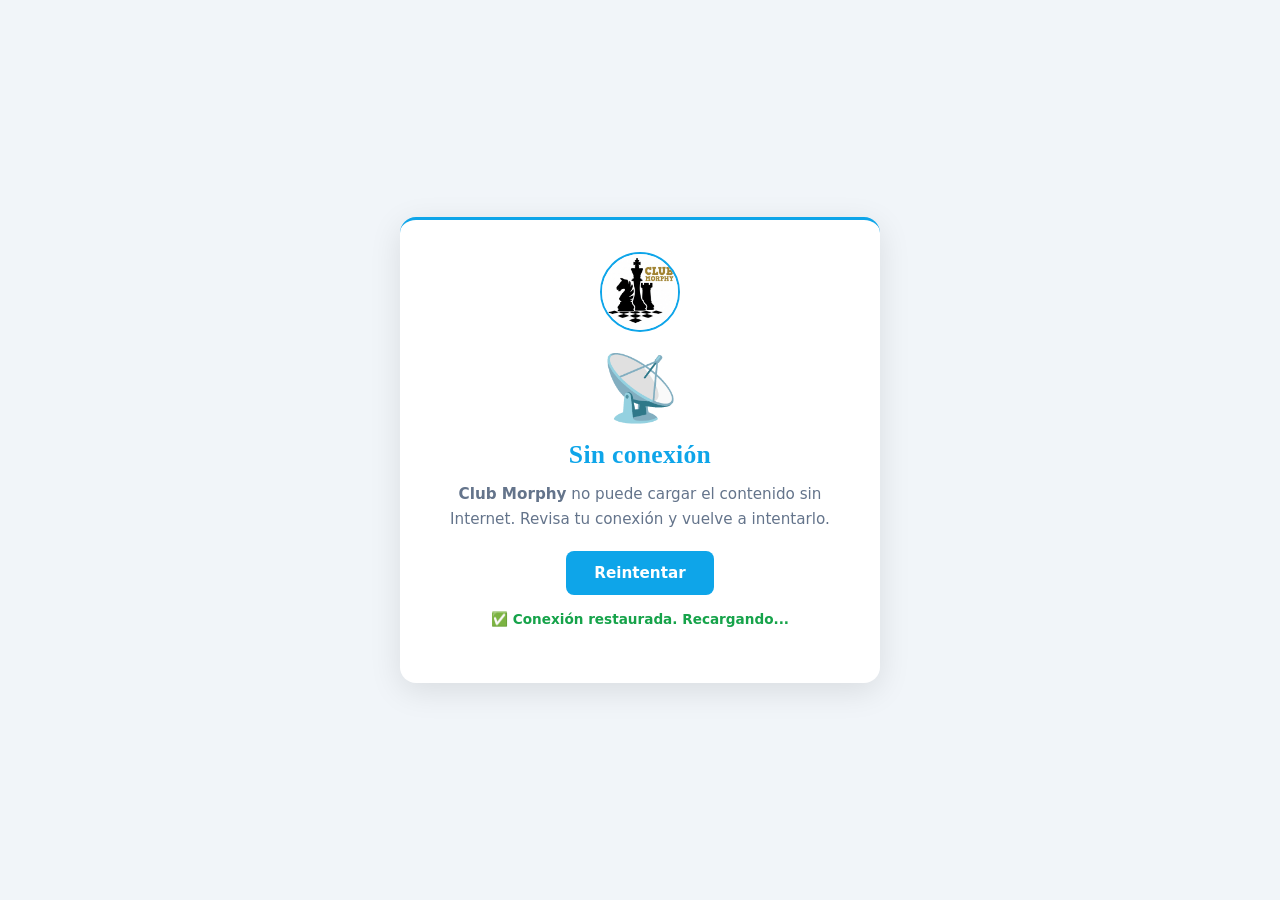
<file: offline.html>
<!DOCTYPE html>
<html lang="es">
<head>
  <meta charset="UTF-8">
  <meta name="viewport" content="width=device-width, initial-scale=1.0, viewport-fit=cover">
  <meta name="theme-color" content="#0ea5e9">
  <meta name="apple-mobile-web-app-capable" content="yes">
  <meta name="apple-mobile-web-app-status-bar-style" content="default">
  <meta name="robots" content="noindex">
  <title>Sin conexión — Club Morphy</title>
  <link rel="icon" href="./assets/favicon.ico">
  <style>
    :root {
      --acento: #0ea5e9;
      --acento-oscuro: #0284c7;
      --bg: #f1f5f9;
      --texto: #1e293b;
      --texto-suave: #64748b;
      --surface: #ffffff;
    }
    * { margin: 0; padding: 0; box-sizing: border-box; }
    body {
      font-family: system-ui, -apple-system, 'Segoe UI', Roboto, 'Helvetica Neue', sans-serif;
      text-align: center;
      padding: 24px;
      background: var(--bg);
      color: var(--texto);
      display: flex;
      align-items: center;
      justify-content: center;
      min-height: 100vh;
      min-height: 100dvh;
    }
    .container {
      max-width: 480px;
      width: 100%;
      background: var(--surface);
      padding: 32px 24px;
      border-radius: 16px;
      box-shadow: 0 8px 32px rgba(0,0,0,0.1);
      border-top: 3px solid var(--acento);
    }
    .logo {
      width: 80px;
      height: 80px;
      border-radius: 50%;
      object-fit: cover;
      margin: 0 auto 16px;
      border: 2px solid var(--acento);
      background: var(--bg);
      display: block;
    }
    .icon {
      font-size: 4rem;
      line-height: 1;
      margin: 8px 0;
      display: inline-block;
      animation: pulso 2s ease-in-out infinite;
    }
    @keyframes pulso {
      0%, 100% { transform: scale(1); opacity: 1; }
      50% { transform: scale(1.08); opacity: 0.75; }
    }
    @media (prefers-reduced-motion: reduce) {
      .icon { animation: none; }
    }
    h1 {
      color: var(--acento);
      margin: 12px 0;
      font-family: Georgia, 'Times New Roman', serif;
      font-size: 1.6rem;
      letter-spacing: 0.3px;
    }
    p {
      color: var(--texto-suave);
      line-height: 1.6;
      margin-bottom: 20px;
      font-size: 0.95rem;
    }
    button {
      padding: 12px 28px;
      background: var(--acento);
      color: white;
      border: none;
      border-radius: 8px;
      font-weight: 700;
      font-size: 0.95rem;
      cursor: pointer;
      transition: background 0.2s, transform 0.1s;
      min-height: 44px;
      min-width: 44px;
      font-family: inherit;
    }
    button:hover:not(:disabled) { background: var(--acento-oscuro); }
    button:active:not(:disabled) { transform: scale(0.97); }
    button:disabled { opacity: 0.6; cursor: not-allowed; }
    #estado {
      margin-top: 14px;
      font-size: 0.85rem;
      color: var(--texto-suave);
      min-height: 1.2em;
    }
    #estado.online { color: #16a34a; font-weight: 600; }
  </style>
</head>
<body>
  <div class="container">
    <img class="logo" src="./assets/logo-club.png"
         alt="Club Morphy" onerror="this.style.display='none'">
    <div class="icon">📡</div>
    <h1>Sin conexión</h1>
    <p>
      <strong>Club Morphy</strong> no puede cargar el contenido sin Internet.
      Revisa tu conexión y vuelve a intentarlo.
    </p>
    <button id="retry-btn" onclick="reintentar()">Reintentar</button>
    <p id="estado" role="status" aria-live="polite">Comprobando conexión...</p>
  </div>

  <script>
    const btn = document.getElementById('retry-btn');
    const estado = document.getElementById('estado');
    let timeoutRehabilitar = null;

    function reintentar() {
      btn.disabled = true;
      btn.textContent = 'Reintentando...';

      // Rehabilita el botón a los 3s por si sigue offline
      clearTimeout(timeoutRehabilitar);
      timeoutRehabilitar = setTimeout(() => {
        btn.disabled = false;
        btn.textContent = 'Reintentar';
      }, 3000);

      location.reload();
    }

    function actualizarEstado() {
      if (navigator.onLine) {
        estado.textContent = '✅ Conexión restaurada. Recargando...';
        estado.classList.add('online');
        clearTimeout(timeoutRehabilitar);
        setTimeout(() => location.reload(), 1200);
      } else {
        estado.textContent = 'Sin conexión. Esperando red...';
        estado.classList.remove('online');
      }
    }

    window.addEventListener('online', actualizarEstado);
    window.addEventListener('offline', actualizarEstado);

    if (navigator.onLine) {
      actualizarEstado();
    } else {
      estado.textContent = 'Sin conexión. Esperando red...';
    }
  </script>
</body>
</html>
</file>
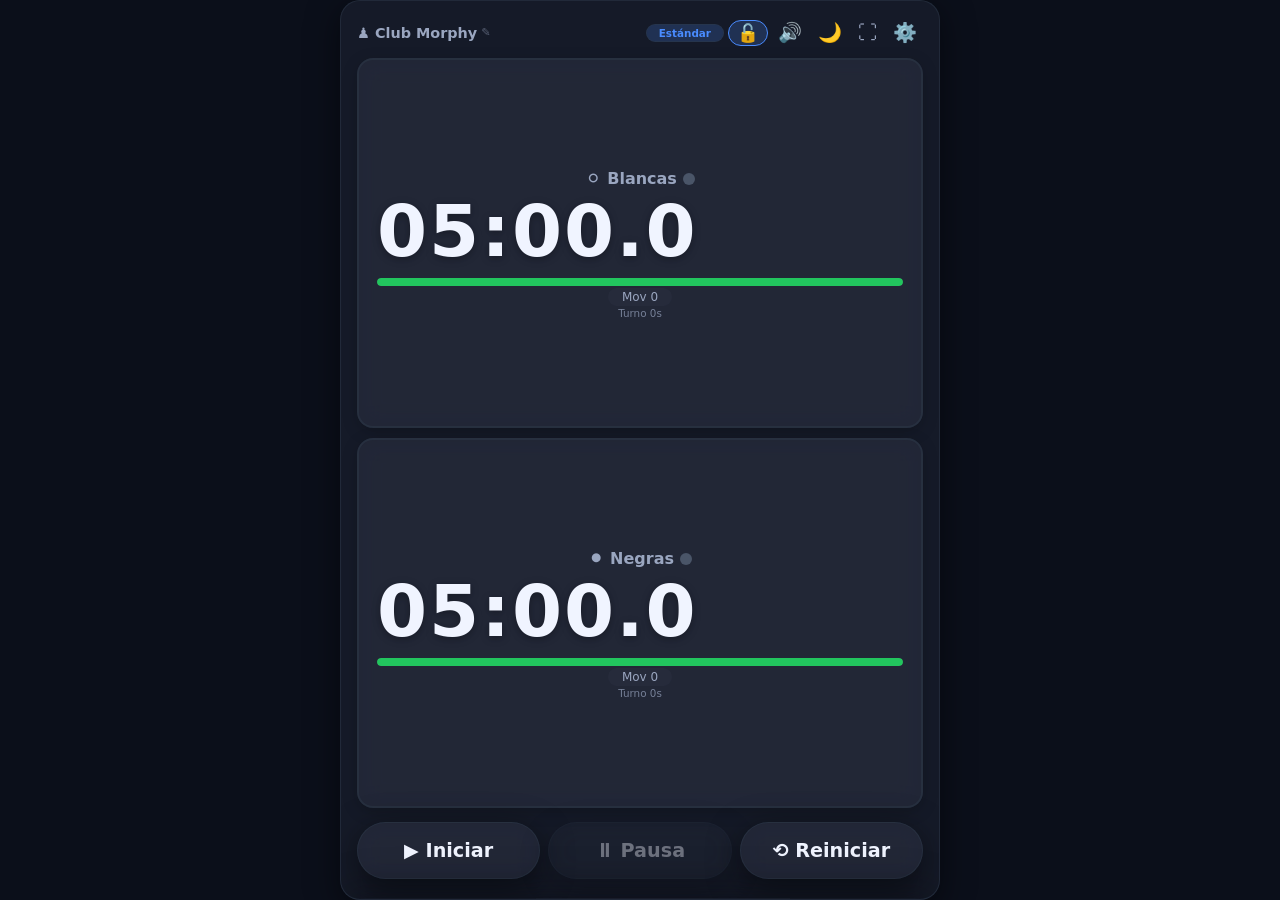
<file: reloj.html>
<!DOCTYPE html>
<html lang="es">
<head>
    <meta charset="UTF-8" />
    <meta name="viewport" content="width=device-width, initial-scale=1.0, maximum-scale=1.5, user-scalable=yes" />
    <title>Reloj Club Morphy</title>
    <meta name="theme-color" content="#4A8CFF">
    <style>
        /* ============================================================
           CSS COMPLETO CON TODAS LAS FUNCIONALIDADES
           ============================================================ */
        * { margin:0; padding:0; box-sizing:border-box; -webkit-tap-highlight-color:transparent; }
        :root {
            --primary: #4A8CFF; --primary-hover: #3A7CEF;
            --primary-light: rgba(74,140,255,0.2); --primary-glow: rgba(74,140,255,0.4);
            --bg: #0B0F1A; --surface: rgba(26,31,46,0.75); --surface-2: rgba(42,48,64,0.6);
            --text: #F0F4FF; --text-soft: #9AA6C0; --border: rgba(47,58,74,0.5);
            --shadow: 0 8px 32px rgba(0,0,0,0.5); --radius: 20px;
            --progress-bg: rgba(255,255,255,0.1); --glass-blur: blur(12px);
            --success: #22C55E; --warning: #F59E0B; --danger: #EF4444;
            --delay-color: #FBBF24;
        }
        [data-theme="blue"] { --primary: #4A8CFF; --primary-hover: #3A7CEF; --primary-light: rgba(74,140,255,0.2); --primary-glow: rgba(74,140,255,0.4); }
        [data-theme="green"] { --primary: #22C55E; --primary-hover: #16A34A; --primary-light: rgba(34,197,94,0.2); --primary-glow: rgba(34,197,94,0.4); }
        [data-theme="purple"] { --primary: #A855F7; --primary-hover: #9333EA; --primary-light: rgba(168,85,247,0.2); --primary-glow: rgba(168,85,247,0.4); }
        [data-theme="red"] { --primary: #EF4444; --primary-hover: #DC2626; --primary-light: rgba(239,68,68,0.2); --primary-glow: rgba(239,68,68,0.4); }
        [data-theme="amber"] { --primary: #F59E0B; --primary-hover: #D97706; --primary-light: rgba(245,158,11,0.2); --primary-glow: rgba(245,158,11,0.4); }
        [data-theme-mode="light"] {
            --bg: #F4F8FD; --surface: rgba(255,255,255,0.8); --surface-2: rgba(237,244,255,0.7);
            --text: #1F2937; --text-soft: #6B7280; --border: rgba(217,230,248,0.6);
            --shadow: 0 8px 32px rgba(37,99,235,0.12); --progress-bg: rgba(0,0,0,0.08);
        }
        [data-theme-mode="dark"] {
            --bg: #0B0F1A; --surface: rgba(26,31,46,0.75); --surface-2: rgba(42,48,64,0.6);
            --text: #F0F4FF; --text-soft: #9AA6C0; --border: rgba(47,58,74,0.5);
            --shadow: 0 8px 32px rgba(0,0,0,0.5); --progress-bg: rgba(255,255,255,0.1);
        }
        html,body { height:100%; overflow:hidden; }
        body {
            font-family: 'Segoe UI', system-ui, -apple-system, sans-serif;
            background: var(--bg); color: var(--text);
            display:flex; justify-content:center; align-items:center;
            padding:0; margin:0;
            transition: background 0.3s, color 0.3s;
            touch-action: manipulation;
        }
        @media (prefers-reduced-motion: reduce) { * { animation-duration:0.01ms !important; transition-duration:0.01ms !important; } }
        .container {
            width:100%; height:100dvh; max-width:600px;
            background: var(--surface); backdrop-filter: var(--glass-blur); -webkit-backdrop-filter: var(--glass-blur);
            border:1px solid var(--border); box-shadow: var(--shadow);
            display:flex; flex-direction:column; padding:12px 16px 16px;
            transition: background 0.3s, border-color 0.3s;
            position:relative; overflow:hidden; border-radius:var(--radius);
        }
        .header {
            display:flex; justify-content:space-between; align-items:center;
            padding:4px 0; flex-shrink:0; z-index:10; gap:4px; flex-wrap:wrap;
        }
        .header .title-area {
            display:flex; align-items:center; gap:4px;
            font-size:0.9rem; font-weight:600; color:var(--text-soft);
            cursor:pointer; transition:color 0.2s;
        }
        .header .title-area:hover { color:var(--primary); }
        .header .title-area .edit-icon { font-size:0.7rem; opacity:0.5; }
        .header .badge-mode {
            background:var(--primary-light); color:var(--primary);
            padding:2px 12px; border-radius:30px;
            font-size:0.65rem; font-weight:600;
            border:1px solid var(--border); white-space:nowrap;
        }
        .header-actions {
            display:flex; gap:4px; align-items:center; flex-wrap:wrap;
        }
        .header-actions button, .header-actions label {
            background:transparent; border:none;
            font-size:1.2rem; padding:4px 6px;
            cursor:pointer; color:var(--text-soft);
            transition:color 0.2s, background 0.2s;
            border-radius:30px; display:flex; align-items:center;
        }
        .header-actions button:hover, .header-actions label:hover {
            color:var(--primary); background:var(--surface-2);
        }
        .header-actions input[type="checkbox"] { width:0; height:0; opacity:0; position:absolute; }
        .header-actions .auto-label {
            font-size:1rem; padding:2px 8px; gap:2px;
            cursor:pointer; border-radius:30px;
            border:1px solid transparent; transition:all 0.2s;
        }
        .header-actions .auto-label.active {
            border-color:var(--primary); background:var(--primary-light); color:var(--primary);
        }
        .header-actions .auto-label .icon { font-size:1.1rem; }
        .clocks {
            flex:1 1 auto; display:flex; flex-direction:column; gap:10px;
            margin:6px 0 10px; min-height:0;
        }
        .clock {
            background:var(--surface-2); backdrop-filter:var(--glass-blur); -webkit-backdrop-filter:var(--glass-blur);
            border:2px solid var(--border); border-radius:16px;
            padding:16px 18px;
            display:flex; flex-direction:column; justify-content:center; align-items:center;
            transition:all 0.3s cubic-bezier(0.22,1,0.36,1);
            cursor:pointer; user-select:none; flex:1; min-height:80px;
            position:relative; box-shadow:0 4px 16px rgba(0,0,0,0.2);
        }
        .clock:active { transform:scale(0.98); }
        .clock.active {
            border-color:var(--primary);
            box-shadow:0 0 30px var(--primary-glow), inset 0 0 20px var(--primary-light);
            background:var(--primary-light); transform:scale(1.01);
        }
        .clock.inactive { opacity:0.7; filter:grayscale(0.3); }
        .clock.warning { border-color:var(--warning); animation:pulse-warning 1s infinite; }
        .clock.flagged { border-color:var(--danger); background:rgba(239,68,68,0.2); animation:pulse-flag 0.5s infinite; }
        .clock.winner {
            border-color:var(--success); background:rgba(34,197,94,0.15);
            box-shadow:0 0 40px rgba(34,197,94,0.4);
            animation:glow-green 1.5s ease-in-out infinite alternate;
        }
        @keyframes pulse-warning { 0%,100%{ opacity:1; } 50%{ opacity:0.6; } }
        @keyframes pulse-flag { 0%,100%{ opacity:1; transform:scale(1); } 50%{ opacity:0.4; transform:scale(0.98); } }
        @keyframes glow-green { 0%{ box-shadow:0 0 10px rgba(34,197,94,0.2); } 100%{ box-shadow:0 0 50px rgba(34,197,94,0.6); } }
        .clock .player {
            font-size:1rem; font-weight:600; color:var(--text-soft);
            display:flex; align-items:center; gap:6px; margin-bottom:2px;
        }
        .clock .player .icon { font-size:1.2rem; }
        .turn-indicator {
            width:12px; height:12px; border-radius:50%;
            background:#4A5568; transition:background 0.3s;
            display:inline-block;
        }
        .clock.active .turn-indicator { background:var(--success); box-shadow:0 0 12px rgba(34,197,94,0.6); }
        .clock .time {
            font-size:4.5rem; font-weight:700; font-variant-numeric:tabular-nums;
            letter-spacing:2px; color:var(--text);
            line-height:1.1; text-shadow:0 2px 8px rgba(0,0,0,0.3);
            transition:color 0.3s;
        }
        .clock .time .decimals { font-size:0.5em; font-weight:500; color:var(--text-soft); }
        .clock .time.warning { color:var(--warning); }
        .clock .time.flagged { color:var(--danger); }
        .clock .move-counter {
            font-size:0.75rem; color:var(--text-soft);
            background:var(--surface-2); padding:2px 14px; border-radius:20px;
            margin-top:2px;
        }
        .clock .turn-counter {
            font-size:0.65rem; color:var(--text-soft); opacity:0.7; margin-top:1px;
        }
        .turn-counter .delay-indicator {
            display:inline-block; background:var(--delay-color); color:#000; font-weight:700;
            padding:0 6px; border-radius:10px; margin-left:4px; font-size:0.7rem;
            animation:delay-pulse 0.8s ease-in-out infinite alternate;
        }
        @keyframes delay-pulse { 0%{ opacity:0.6; transform:scale(0.95); } 100%{ opacity:1; transform:scale(1.05); } }
        .time-progress {
            width:100%; height:8px;
            background:var(--progress-bg); border-radius:12px;
            margin-top:6px; overflow:hidden; transition:background 0.3s;
        }
        .time-progress .fill {
            height:100%; border-radius:12px;
            transition:width 0.3s linear, background 0.5s;
        }
        .adjust-controls {
            display:none; gap:6px; margin-top:4px;
            justify-content:center; flex-wrap:wrap;
        }
        .adjust-controls.visible { display:flex; }
        .adjust-controls button {
            background:var(--surface); border:1px solid var(--border); border-radius:30px;
            color:var(--text); font-size:1.2rem; font-weight:700;
            padding:2px 14px; cursor:pointer; transition:background 0.2s;
            touch-action:manipulation; min-height:36px; min-width:48px;
        }
        .adjust-controls button:hover { background:var(--primary-light); color:var(--primary); }
        .adjust-controls button:active { transform:scale(0.95); }
        .adjust-controls .manual-adjust-btn { font-size:1rem; padding:2px 10px; min-width:40px; }
        .clock.paused .adjust-controls { display:flex; }
        .manual-modal {
            display:none; position:fixed; top:0; left:0; right:0; bottom:0;
            background:rgba(0,0,0,0.6); backdrop-filter:blur(4px);
            z-index:4000; align-items:center; justify-content:center;
        }
        .manual-modal.active { display:flex; }
        .manual-modal-content {
            background:var(--surface); backdrop-filter:var(--glass-blur);
            border-radius:var(--radius); padding:24px; max-width:320px; width:90%;
            border:1px solid var(--border); box-shadow:var(--shadow);
            text-align:center;
        }
        .manual-modal-content h3 { margin-bottom:16px; color:var(--text); font-size:1.2rem; }
        .manual-modal-content .time-inputs {
            display:flex; gap:8px; justify-content:center; margin-bottom:16px; flex-wrap:wrap;
        }
        .manual-modal-content .time-inputs .input-group {
            display:flex; flex-direction:column; align-items:center; gap:2px;
        }
        .manual-modal-content .time-inputs .input-group label {
            font-size:0.6rem; color:var(--text-soft); text-transform:uppercase;
        }
        .manual-modal-content .time-inputs input {
            width:60px; padding:6px 4px; font-size:1.2rem; text-align:center;
            background:var(--surface); border:1px solid var(--border); border-radius:8px;
            color:var(--text); outline:none; font-weight:600;
        }
        .manual-modal-content .time-inputs input:focus { border-color:var(--primary); box-shadow:0 0 8px var(--primary-glow); }
        .manual-modal-content .modal-actions {
            display:flex; gap:8px; justify-content:center;
        }
        .manual-modal-content .modal-actions button {
            padding:8px 20px; border-radius:30px; border:none;
            font-weight:600; cursor:pointer; transition:background 0.2s;
            font-size:0.9rem; min-width:80px;
        }
        .manual-modal-content .modal-actions .btn-apply { background:var(--primary); color:#fff; }
        .manual-modal-content .modal-actions .btn-apply:hover { background:var(--primary-hover); }
        .manual-modal-content .modal-actions .btn-cancel-modal { background:var(--surface-2); color:var(--text-soft); }
        .manual-modal-content .modal-actions .btn-cancel-modal:hover { background:var(--border); }
        .controls {
            display:flex; flex-wrap:wrap; gap:8px; justify-content:center;
            flex-shrink:0; padding:4px 0;
        }
        .controls button {
            font:inherit; border:none; border-radius:40px;
            padding:16px 12px; min-height:52px;
            font-weight:700; font-size:1.2rem;
            cursor:pointer; transition:all 0.25s;
            background:var(--surface-2); color:var(--text);
            box-shadow:var(--shadow); flex:1 0 30%; min-width:80px;
            text-align:center; touch-action:manipulation;
            backdrop-filter:var(--glass-blur); border:1px solid var(--border);
        }
        .controls button:active { transform:scale(0.95); }
        .controls button:disabled { opacity:0.4; pointer-events:none; transform:none; }
        .btn-primary { background:var(--primary); color:#fff; border-color:var(--primary); }
        .btn-primary:hover { background:var(--primary-hover); }
        .btn-danger { background:var(--danger); color:#fff; border-color:var(--danger); }
        .btn-danger:hover { background:#DC2626; }
        .btn-outline { background:transparent; border:2px solid var(--border); }
        .config-panel {
            position:fixed; bottom:0; left:0; right:0;
            background:var(--surface); backdrop-filter:var(--glass-blur); -webkit-backdrop-filter:var(--glass-blur);
            border-top:2px solid var(--border);
            border-radius:24px 24px 0 0;
            padding:20px 20px 30px;
            max-height:80vh; overflow-y:auto;
            transform:translateY(100%);
            transition:transform 0.4s cubic-bezier(0.22,1,0.36,1);
            z-index:1000;
            box-shadow:0 -10px 40px rgba(0,0,0,0.3);
        }
        .config-panel.open { transform:translateY(0); }
        .config-panel .panel-handle {
            width:40px; height:4px; background:var(--text-soft);
            border-radius:10px; margin:0 auto 16px; opacity:0.5;
        }
        .config-panel .panel-header {
            display:flex; justify-content:space-between; align-items:center; margin-bottom:16px;
        }
        .config-panel .panel-header h2 { font-size:1.2rem; font-weight:600; color:var(--text); }
        .config-panel .panel-close {
            background:transparent; border:none; font-size:1.8rem;
            color:var(--text-soft); cursor:pointer; padding:0 8px;
        }
        .config-panel .panel-close:hover { color:var(--text); }
        .config-panel .presets {
            display:flex; flex-wrap:wrap; gap:6px; margin-bottom:12px;
        }
        .config-panel .presets button {
            background:var(--surface-2); border:1px solid var(--border); border-radius:30px;
            padding:4px 14px; font-size:0.75rem; font-weight:500;
            color:var(--text-soft); cursor:pointer; transition:all 0.2s;
            white-space:nowrap;
        }
        .config-panel .presets button:hover { background:var(--primary-light); color:var(--primary); border-color:var(--primary); }
        .config-panel .presets .delete-preset { margin-left:4px; font-size:0.7rem; opacity:0.5; cursor:pointer; }
        .config-panel .presets .delete-preset:hover { opacity:1; }
        .config-panel .presets .add-preset {
            background:transparent; border:1px dashed var(--border);
            color:var(--text-soft); font-size:1.2rem; padding:0 12px; line-height:1.8;
        }
        .config-panel .config {
            display:flex; flex-wrap:wrap; gap:8px;
            background:var(--surface-2); padding:12px 14px; border-radius:12px;
            margin-bottom:12px;
        }
        .config-panel .config-group {
            display:flex; align-items:center; gap:4px; flex-wrap:wrap;
        }
        .config-panel .config-group label {
            font-size:0.7rem; font-weight:500; color:var(--text-soft);
        }
        .config-panel .config-group input, .config-panel .config-group select {
            font:inherit; background:var(--surface); border:1px solid var(--border);
            border-radius:8px; padding:4px 8px; color:var(--text);
            outline:none; transition:all 0.2s; font-size:0.8rem;
        }
        .config-panel .config-group select { width:130px; }
        .config-panel .config-group input:disabled, .config-panel .config-group select:disabled {
            opacity:0.4; cursor:not-allowed;
        }
        .config-panel .config-group#byoyomi-group { display:none; }
        .config-panel .config-group#byoyomi-group input { width:50px; }
        .config-panel .config-group.time-input-group input {
            width:50px; text-align:center;
        }
        .config-panel .config-group.time-input-group span {
            font-size:0.8rem; color:var(--text-soft);
        }
        .config-panel .theme-selector {
            display:flex; gap:8px; align-items:center; margin-bottom:10px; flex-wrap:wrap;
        }
        .config-panel .theme-selector label { font-size:0.7rem; font-weight:500; color:var(--text-soft); }
        .config-panel .theme-selector .theme-btn {
            width:28px; height:28px; border-radius:50%;
            border:2px solid var(--border); cursor:pointer;
            transition:transform 0.2s, border-color 0.2s;
        }
        .config-panel .theme-selector .theme-btn:hover { transform:scale(1.15); }
        .config-panel .theme-selector .theme-btn.active {
            border-color:var(--primary); box-shadow:0 0 12px var(--primary-glow);
        }
        .config-panel .stats {
            display:flex; flex-wrap:wrap; gap:8px 16px;
            background:var(--surface-2); border-radius:12px;
            padding:8px 14px; font-size:0.75rem; color:var(--text-soft);
            margin-bottom:12px;
        }
        .config-panel .stats .value { font-weight:600; color:var(--text); }
        .config-panel .stats .highlight { color:var(--primary); }
        .config-panel .panel-actions {
            display:flex; gap:8px; justify-content:flex-end; margin-top:8px;
        }
        .config-panel .panel-actions button {
            background:var(--surface-2); border:none; border-radius:30px;
            padding:6px 16px; font-size:0.85rem; font-weight:500;
            color:var(--text); cursor:pointer; transition:all 0.2s;
        }
        .config-panel .panel-actions button:hover { background:var(--primary-light); color:var(--primary); }
        .config-panel .panel-actions .btn-ready {
            background:var(--primary); color:#fff;
        }
        .config-panel .panel-actions .btn-ready:hover { background:var(--primary-hover); }
        .config-panel .panel-actions .btn-cancel {
            background:var(--surface); color:var(--text-soft);
        }
        .config-panel .panel-actions .btn-cancel:hover { background:var(--border); }
        .config-panel .modal-inline {
            background:var(--surface-2); border-radius:12px;
            padding:12px 16px; margin:8px 0; display:none;
        }
        .config-panel .modal-inline.active { display:block; }
        .config-panel .modal-inline .form-group { margin-bottom:8px; display:flex; flex-direction:column; gap:2px; }
        .config-panel .modal-inline .form-group label {
            font-size:0.7rem; font-weight:500; color:var(--text-soft);
        }
        .config-panel .modal-inline .form-group input, .config-panel .modal-inline .form-group select {
            font:inherit; background:var(--surface); border:1px solid var(--border);
            border-radius:8px; padding:6px 10px; color:var(--text);
            outline:none; width:100%;
        }
        .config-panel .modal-inline .modal-actions {
            display:flex; gap:8px; justify-content:flex-end; margin-top:8px;
        }
        .config-panel .modal-inline .modal-actions button {
            padding:4px 16px; border-radius:30px; border:none; font-weight:500; cursor:pointer;
        }
        .config-panel .modal-inline .modal-actions .btn-cancel { background:var(--surface); color:var(--text-soft); }
        .config-panel .modal-inline .modal-actions .btn-save { background:var(--primary); color:#fff; }
        .celebration-overlay {
            position:fixed; top:0; left:0; right:0; bottom:0;
            background:rgba(0,0,0,0.8); backdrop-filter:blur(8px);
            display:none; align-items:center; justify-content:center; flex-direction:column;
            z-index:2000; animation:fadeInOverlay 0.6s ease;
        }
        .celebration-overlay.active { display:flex; }
        @keyframes fadeInOverlay { from { opacity:0; transform:scale(0.95); } to { opacity:1; transform:scale(1); } }
        .celebration-content {
            text-align:center; padding:20px; max-width:400px;
            background:var(--surface); backdrop-filter:var(--glass-blur);
            border-radius:var(--radius); border:1px solid var(--border); box-shadow:var(--shadow);
        }
        .celebration-content .winner-text {
            font-size:2.8rem; font-weight:700; color:#fff; margin-bottom:12px;
            text-shadow:0 4px 20px var(--primary-glow);
        }
        .celebration-content .winner-text .trophy { display:block; font-size:4rem; margin-bottom:8px; }
        .celebration-pieces {
            font-size:3.5rem; letter-spacing:12px;
            display:flex; justify-content:center; flex-wrap:wrap; gap:8px;
            animation:spinPieces 3s linear infinite;
        }
        @keyframes spinPieces {
            0%{ transform:rotate(0deg) scale(1); }
            50%{ transform:rotate(180deg) scale(1.2); }
            100%{ transform:rotate(360deg) scale(1); }
        }
        .celebration-pieces span { display:inline-block; animation:floatPiece 2s ease-in-out infinite alternate; }
        .celebration-pieces span:nth-child(odd) { animation-delay:0.3s; }
        @keyframes floatPiece { 0%{ transform:translateY(0) rotate(0deg); } 100%{ transform:translateY(-20px) rotate(20deg); } }
        .celebration-sub { color:var(--text-soft); font-size:1rem; margin-top:16px; opacity:0.8; }
        .celebration-stats-btn {
            background:var(--primary); color:#fff; border:none; border-radius:30px;
            padding:10px 24px; font-size:1rem; font-weight:600;
            cursor:pointer; margin-top:16px; transition:background 0.2s;
        }
        .celebration-stats-btn:hover { background:var(--primary-hover); }
        @media (max-width:700px) {
            .container { padding:8px 10px 12px; }
            .clock .time { font-size:3.8rem; }
            .controls button { font-size:1.1rem; padding:14px 8px; flex:1 0 28%; }
            .celebration-content .winner-text { font-size:2.2rem; }
            .celebration-pieces { font-size:2.8rem; }
        }
        @media (max-width:450px) {
            .clock .time { font-size:3.0rem; }
            .controls button { font-size:0.95rem; padding:12px 6px; flex:1 0 30%; min-height:48px; }
            .header .title-area { font-size:0.75rem; }
            .header-actions .auto-label { font-size:0.85rem; padding:2px 6px; }
            .celebration-content .winner-text { font-size:1.8rem; }
            .celebration-pieces { font-size:2.2rem; }
            .manual-modal-content .time-inputs input { width:50px; font-size:1rem; }
        }
        @media (orientation:landscape) and (max-height:500px) {
            .container { padding:4px 8px; flex-direction:row; flex-wrap:wrap; }
            .header { width:100%; order:0; }
            .clocks { flex-direction:row; flex:1; min-height:0; order:1; gap:6px; }
            .clock { min-height:60px; padding:8px; }
            .clock .time { font-size:2.8rem; }
            .controls { order:2; width:100%; gap:4px; }
            .controls button { font-size:0.9rem; padding:10px 4px; flex:1; min-height:44px; }
            .clock[data-player="black"] { transform:rotate(180deg); }
            .clock[data-player="black"] .player, .clock[data-player="black"] .time,
            .clock[data-player="black"] .move-counter, .clock[data-player="black"] .turn-indicator,
            .clock[data-player="black"] .time-progress, .clock[data-player="black"] .turn-counter,
            .clock[data-player="black"] .adjust-controls { transform:rotate(-180deg); }
        }
        ::-webkit-scrollbar { width:4px; }
        ::-webkit-scrollbar-track { background:transparent; }
        ::-webkit-scrollbar-thumb { background:var(--border); border-radius:10px; }
        .sr-only { position:absolute; width:1px; height:1px; padding:0; margin:-1px; overflow:hidden; clip:rect(0,0,0,0); border:0; }
        #live-announcer { position:absolute; width:1px; height:1px; padding:0; margin:-1px; overflow:hidden; clip:rect(0,0,0,0); border:0; }
        .help-text { font-size:0.65rem; color:var(--text-soft); opacity:0.7; margin-top:4px; }
        .help-text i { font-style:normal; }
        .config-group .help-inline { font-size:0.6rem; color:var(--text-soft); opacity:0.6; margin-left:4px; }
    </style>
</head>
<body>

    <div class="container" role="main" aria-label="Reloj de ajedrez profesional">
        <div id="live-announcer" aria-live="polite" aria-atomic="true" class="sr-only"></div>

        <header class="header">
            <div class="title-area" id="title-container">
                <span id="title-display">♟️ Club Morphy</span>
                <span class="edit-icon">✎</span>
            </div>
            <div class="header-actions">
                <span class="badge-mode" id="mode-badge">Estándar</span>
                <label class="auto-label" id="auto-label" title="Auto‑start: al tocar un reloj se inicia la partida">
                    <input type="checkbox" id="auto-start" checked />
                    <span class="icon">🔓</span>
                </label>
                <button id="btn-sound" aria-label="Sonido" title="Sonido">🔊</button>
                <button id="btn-theme-mode" aria-label="Modo claro/oscuro" title="Modo claro/oscuro">🌙</button>
                <button id="btn-fullscreen" aria-label="Pantalla completa" title="Pantalla completa">⛶</button>
                <button id="btn-config" aria-label="Configuración" title="Configuración">⚙️</button>
            </div>
        </header>

        <div class="clocks" role="group" aria-label="Relojes de los jugadores">
            <!-- Reloj Blancas -->
            <div class="clock" id="clock-white" data-player="white" tabindex="0" role="timer" aria-label="Blancas, pulsar para pasar turno" aria-valuenow="300" aria-valuemin="0" aria-valuemax="300">
                <div class="player">
                    <span class="icon">⚪</span> Blancas
                    <span class="turn-indicator" aria-hidden="true"></span>
                </div>
                <div style="width:100%;">
                    <div class="time" id="time-white">05:00.0</div>
                    <div class="time-progress" aria-hidden="true">
                        <div class="fill" id="progress-white" style="width:100%; background:#22C55E;"></div>
                    </div>
                </div>
                <span class="move-counter" id="moves-white">Mov 0</span>
                <span class="turn-counter" id="turn-counter-white">Turno 0s</span>
                <div class="adjust-controls" id="adjust-white">
                    <button class="adjust-btn" data-player="white" data-delta="-1" title="Restar tiempo">−</button>
                    <span style="font-size:0.7rem; color:var(--text-soft);">Ajustar</span>
                    <button class="adjust-btn" data-player="white" data-delta="1" title="Añadir tiempo">+</button>
                    <button class="manual-adjust-btn" data-player="white" title="Ajuste manual (horas, minutos, segundos)">⚙️</button>
                </div>
            </div>
            <!-- Reloj Negras -->
            <div class="clock" id="clock-black" data-player="black" tabindex="0" role="timer" aria-label="Negras, pulsar para pasar turno" aria-valuenow="300" aria-valuemin="0" aria-valuemax="300">
                <div class="player">
                    <span class="icon">⚫</span> Negras
                    <span class="turn-indicator" aria-hidden="true"></span>
                </div>
                <div style="width:100%;">
                    <div class="time" id="time-black">05:00.0</div>
                    <div class="time-progress" aria-hidden="true">
                        <div class="fill" id="progress-black" style="width:100%; background:#22C55E;"></div>
                    </div>
                </div>
                <span class="move-counter" id="moves-black">Mov 0</span>
                <span class="turn-counter" id="turn-counter-black">Turno 0s</span>
                <div class="adjust-controls" id="adjust-black">
                    <button class="adjust-btn" data-player="black" data-delta="-1" title="Restar tiempo">−</button>
                    <span style="font-size:0.7rem; color:var(--text-soft);">Ajustar</span>
                    <button class="adjust-btn" data-player="black" data-delta="1" title="Añadir tiempo">+</button>
                    <button class="manual-adjust-btn" data-player="black" title="Ajuste manual (horas, minutos, segundos)">⚙️</button>
                </div>
            </div>
        </div>

        <div class="controls" role="toolbar" aria-label="Controles de la partida">
            <button class="btn-primary" id="btn-start">▶ Iniciar</button>
            <button class="btn-outline" id="btn-pause" disabled>⏸ Pausa</button>
            <button class="btn-danger" id="btn-reset">⟲ Reiniciar</button>
        </div>

        <!-- ========== PANEL DE CONFIGURACIÓN ========== -->
        <div class="config-panel" id="config-panel">
            <div class="panel-handle"></div>
            <div class="panel-header">
                <h2>⚙️ Configuración</h2>
                <button class="panel-close" id="panel-close">✕</button>
            </div>

            <div class="theme-selector">
                <label>🎨 Tema:</label>
                <button class="theme-btn active" data-theme="blue" style="background:#4A8CFF;" title="Azul"></button>
                <button class="theme-btn" data-theme="green" style="background:#22C55E;" title="Verde"></button>
                <button class="theme-btn" data-theme="purple" style="background:#A855F7;" title="Púrpura"></button>
                <button class="theme-btn" data-theme="red" style="background:#EF4444;" title="Rojo"></button>
                <button class="theme-btn" data-theme="amber" style="background:#F59E0B;" title="Ámbar"></button>
                <label style="margin-left:8px;">🌓</label>
                <button id="btn-theme-mode-panel" class="btn-outline" style="padding:2px 10px; font-size:0.8rem;">Modo claro</button>
            </div>

            <div class="presets" id="presets-container"></div>
            <p class="help-text">💡 Modifica los valores y pulsa <strong>"Listo"</strong> para guardarlos. <strong>"Cancelar"</strong> descarta los cambios. Guardar preset es opcional.</p>

            <div class="config">
                <!-- Modo -->
                <div class="config-group">
                    <label for="mode">Modo</label>
                    <select id="mode">
                        <option value="standard">Estándar (Finis)</option>
                        <option value="increment">Incremento (Fischer)</option>
                        <option value="bronstein">Bronstein</option>
                        <option value="delay">Delay</option>
                        <option value="hourglass">Reloj de Arena</option>
                        <option value="byoyomi">Byoyomi (Shogi)</option>
                        <option value="movetimer">Game timer</option>
                    </select>
                </div>

                <!-- Tiempo base en HH:MM:SS -->
                <div class="config-group time-input-group" id="base-time-group">
                    <label>Tiempo base</label>
                    <input type="number" id="base-hours" value="0" min="0" max="23" placeholder="HH" />
                    <span>:</span>
                    <input type="number" id="base-minutes" value="5" min="0" max="59" placeholder="MM" />
                    <span>:</span>
                    <input type="number" id="base-seconds" value="0" min="0" max="59" placeholder="SS" />
                    <span class="help-inline">(horas:min:seg)</span>
                </div>

                <!-- Incremento (se muestra según modo) -->
                <div class="config-group" id="increment-group" style="display:none;">
                    <label for="increment" id="increment-label">Incremento (seg)</label>
                    <input type="number" id="increment" value="3" min="0" step="1" />
                </div>

                <!-- Byoyomi -->
                <div class="config-group" id="byoyomi-group" style="display:none;">
                    <label for="byoyomiPeriods">Períodos</label>
                    <input type="number" id="byoyomiPeriods" value="3" min="1" step="1" />
                    <label for="byoyomiTime">Seg/Período</label>
                    <input type="number" id="byoyomiTime" value="30" min="1" step="1" />
                </div>

                <!-- Game timer -->
                <div class="config-group" id="move-time-group" style="display:none;">
                    <label for="moveTime">Segundos por movimiento</label>
                    <input type="number" id="moveTime" value="30" min="1" step="1" />
                </div>

                <!-- Ajuste manual -->
                <div class="config-group">
                    <label for="adjustStep">Ajuste manual (+/-)</label>
                    <select id="adjustStep">
                        <option value="1">1 segundo</option>
                        <option value="5">5 segundos</option>
                        <option value="10">10 segundos</option>
                        <option value="30" selected>30 segundos</option>
                        <option value="60">1 minuto (60s)</option>
                    </select>
                    <span class="help-inline">(para los botones ± en pausa)</span>
                </div>
            </div>

            <div class="config" style="margin-bottom:12px; display: flex; flex-wrap: wrap; gap: 10px;">
                <label style="font-size:0.7rem; color:var(--text-soft); display:flex; align-items:center; gap:6px;">
                    <input type="checkbox" id="auto-pause" checked /> Pausar al perder foco
                </label>
                <label style="font-size:0.7rem; color:var(--text-soft); display:flex; align-items:center; gap:6px;">
                    <input type="checkbox" id="show-stats" /> Mostrar estadísticas al finalizar
                </label>
            </div>

            <!-- Estadísticas -->
            <div class="stats" id="stats-panel">
                <span>⏱️ Duración: <span class="value" id="stat-duration">00:00</span></span>
                <span>♟️ Movimientos: <span class="value" id="stat-moves">0</span></span>
                <span>⚪ Prom.: <span class="value" id="stat-avg-white">--</span></span>
                <span>⚫ Prom.: <span class="value" id="stat-avg-black">--</span></span>
                <span>🏆 Ganador: <span class="value highlight" id="stat-winner">--</span></span>
            </div>

            <!-- Guardar preset -->
            <div class="modal-inline" id="modal-inline">
                <div class="form-group">
                    <label for="preset-name">Nombre del preset (opcional)</label>
                    <input type="text" id="preset-name" placeholder="Deja en blanco para nombre automático" />
                </div>
                <div class="form-group">
                    <label for="preset-mode">Modo</label>
                    <select id="preset-mode">
                        <option value="standard">Estándar</option>
                        <option value="increment">Incremento</option>
                        <option value="bronstein">Bronstein</option>
                        <option value="delay">Delay</option>
                        <option value="hourglass">Reloj de Arena</option>
                        <option value="byoyomi">Byoyomi</option>
                        <option value="movetimer">Game timer</option>
                    </select>
                </div>
                <div class="form-group">
                    <label for="preset-base">Tiempo base (segundos)</label>
                    <input type="number" id="preset-base" value="300" min="1" step="1" />
                </div>
                <div class="form-group">
                    <label for="preset-inc">Incremento / Retraso / Seg x Período</label>
                    <input type="number" id="preset-inc" value="3" min="0" step="1" />
                </div>
                <div class="modal-actions">
                    <button class="btn-cancel" id="modal-cancel">Cancelar</button>
                    <button class="btn-save" id="modal-save">Guardar</button>
                </div>
            </div>

            <!-- Botones -->
            <div class="panel-actions">
                <button class="btn-cancel" id="panel-cancel">Cancelar</button>
                <button class="btn-ready" id="panel-ready">Listo</button>
                <button id="btn-add-preset" class="btn-outline">✚ Guardar preset</button>
            </div>
        </div>

        <!-- Modal manual -->
        <div class="manual-modal" id="manual-modal">
            <div class="manual-modal-content">
                <h3 id="manual-modal-title">Ajustar tiempo de Blancas</h3>
                <div class="time-inputs">
                    <div class="input-group">
                        <label for="manual-hours">Horas</label>
                        <input type="number" id="manual-hours" min="0" max="23" value="0" />
                    </div>
                    <div class="input-group">
                        <label for="manual-minutes">Minutos</label>
                        <input type="number" id="manual-minutes" min="0" max="59" value="0" />
                    </div>
                    <div class="input-group">
                        <label for="manual-seconds">Segundos</label>
                        <input type="number" id="manual-seconds" min="0" max="59" value="0" />
                    </div>
                </div>
                <div class="modal-actions">
                    <button class="btn-cancel-modal" id="manual-cancel">Cancelar</button>
                    <button class="btn-apply" id="manual-apply">Aplicar</button>
                </div>
            </div>
        </div>

        <!-- Overlay de celebración -->
        <div class="celebration-overlay" id="celebration-overlay">
            <div class="celebration-content">
                <div class="winner-text">
                    <span class="trophy">🏆</span>
                    <span id="winner-name">¡Blancas ganan!</span>
                </div>
                <div class="celebration-pieces">
                    <span>♔</span><span>♕</span><span>♖</span><span>♗</span><span>♘</span><span>♙</span>
                    <span>♚</span><span>♛</span><span>♜</span><span>♝</span><span>♞</span><span>♟</span>
                </div>
                <button class="celebration-stats-btn" id="celebration-stats-btn">📊 Ver estadísticas</button>
                <div class="celebration-sub">Toca fuera para cerrar</div>
            </div>
        </div>

        <div id="stats-modal" style="display:none; position:fixed; top:0; left:0; right:0; bottom:0; background:rgba(0,0,0,0.7); backdrop-filter:blur(4px); z-index:3000; align-items:center; justify-content:center;">
            <div style="background:var(--surface); border-radius:var(--radius); padding:24px; max-width:400px; width:90%; border:1px solid var(--border); box-shadow:var(--shadow);">
                <h3 style="margin-bottom:12px;">📊 Estadísticas de la partida</h3>
                <div id="stats-detail" style="font-size:0.9rem; line-height:1.8; color:var(--text);"></div>
                <button id="stats-modal-close" style="margin-top:16px; background:var(--primary); color:#fff; border:none; border-radius:30px; padding:8px 20px; cursor:pointer;">Cerrar</button>
            </div>
        </div>
    </div>

    <script>
        (function() {
            'use strict';

            // ---------- DOM refs ----------
            const clockWhite = document.getElementById('clock-white');
            const clockBlack = document.getElementById('clock-black');
            const timeWhite = document.getElementById('time-white');
            const timeBlack = document.getElementById('time-black');
            const progressWhite = document.getElementById('progress-white');
            const progressBlack = document.getElementById('progress-black');
            const movesWhite = document.getElementById('moves-white');
            const movesBlack = document.getElementById('moves-black');
            const turnCounterWhite = document.getElementById('turn-counter-white');
            const turnCounterBlack = document.getElementById('turn-counter-black');
            const btnStart = document.getElementById('btn-start');
            const btnPause = document.getElementById('btn-pause');
            const btnReset = document.getElementById('btn-reset');
            const modeSelect = document.getElementById('mode');
            const baseHours = document.getElementById('base-hours');
            const baseMinutes = document.getElementById('base-minutes');
            const baseSeconds = document.getElementById('base-seconds');
            const incrementInput = document.getElementById('increment');
            const moveTimeInput = document.getElementById('moveTime');
            const incrementGroup = document.getElementById('increment-group');
            const moveTimeGroup = document.getElementById('move-time-group');
            const baseTimeGroup = document.getElementById('base-time-group');
            const byoyomiGroup = document.getElementById('byoyomi-group');
            const byoyomiPeriodsInput = document.getElementById('byoyomiPeriods');
            const byoyomiTimeInput = document.getElementById('byoyomiTime');
            const modeBadge = document.getElementById('mode-badge');
            const btnThemeMode = document.getElementById('btn-theme-mode');
            const btnThemeModePanel = document.getElementById('btn-theme-mode-panel');
            const btnFullscreen = document.getElementById('btn-fullscreen');
            const btnSound = document.getElementById('btn-sound');
            const btnConfig = document.getElementById('btn-config');
            const panel = document.getElementById('config-panel');
            const panelClose = document.getElementById('panel-close');
            const panelReady = document.getElementById('panel-ready');
            const panelCancel = document.getElementById('panel-cancel');
            const presetsContainer = document.getElementById('presets-container');
            const modalInline = document.getElementById('modal-inline');
            const presetName = document.getElementById('preset-name');
            const presetMode = document.getElementById('preset-mode');
            const presetBase = document.getElementById('preset-base');
            const presetInc = document.getElementById('preset-inc');
            const modalCancel = document.getElementById('modal-cancel');
            const modalSave = document.getElementById('modal-save');
            const btnAddPreset = document.getElementById('btn-add-preset');
            const titleDisplay = document.getElementById('title-display');
            const titleContainer = document.getElementById('title-container');
            const announcer = document.getElementById('live-announcer');
            const autoStartCheck = document.getElementById('auto-start');
            const autoLabel = document.getElementById('auto-label');
            const autoIcon = autoLabel.querySelector('.icon');
            const celebrationOverlay = document.getElementById('celebration-overlay');
            const winnerNameSpan = document.getElementById('winner-name');
            const statDuration = document.getElementById('stat-duration');
            const statMoves = document.getElementById('stat-moves');
            const statAvgWhite = document.getElementById('stat-avg-white');
            const statAvgBlack = document.getElementById('stat-avg-black');
            const statWinner = document.getElementById('stat-winner');
            const autoPauseCheck = document.getElementById('auto-pause');
            const showStatsCheck = document.getElementById('show-stats');
            const celebrationStatsBtn = document.getElementById('celebration-stats-btn');
            const statsModal = document.getElementById('stats-modal');
            const statsDetail = document.getElementById('stats-detail');
            const statsModalClose = document.getElementById('stats-modal-close');
            const adjustStepSelect = document.getElementById('adjustStep');
            const adjustBtns = document.querySelectorAll('.adjust-btn');
            const manualModal = document.getElementById('manual-modal');
            const manualHours = document.getElementById('manual-hours');
            const manualMinutes = document.getElementById('manual-minutes');
            const manualSeconds = document.getElementById('manual-seconds');
            const manualApply = document.getElementById('manual-apply');
            const manualCancel = document.getElementById('manual-cancel');
            const manualTitle = document.getElementById('manual-modal-title');
            const manualAdjustBtns = document.querySelectorAll('.manual-adjust-btn');

            // ---------- Estado principal ----------
            const state = {
                whiteTime: 3000,
                blackTime: 3000,
                whiteMoves: 0,
                blackMoves: 0,
                whiteTotalTimeUsed: 0,
                blackTotalTimeUsed: 0,
                baseTime: 300,
                increment: 3,
                moveTime: 30,
                mode: 'standard',
                isRunning: false,
                isPaused: false,
                activePlayer: 'white',
                gameOver: false,
                winner: null,
                moveRemaining: 0,
                soundEnabled: true,
                vibrateEnabled: 'vibrate' in navigator,
                wakeLock: null,
                startTime: null,
                endTime: null,
                turnElapsed: 0,
                customPresets: [],
                clockName: '♟️ Club Morphy',
                autoStart: true,
                autoPause: true,
                theme: 'blue',
                themeMode: 'dark',
                wasAutoPaused: false, // true si la última pausa fue automática (por ocultar pestaña)
                animFrameId: null,
                timeAccumulator: 0,
                adjustStep: 300,
                manualTarget: null,
                showStats: false,
                delayTime: 0,
                whiteDelay: 0,
                blackDelay: 0,
                maxTime: 0,
                byoyomiPeriods: 3,
                byoyomiTime: 30,
                whiteByoyomiLeft: 0,
                blackByoyomiLeft: 0,
                whiteByoyomiTimer: 0,
                blackByoyomiTimer: 0,
            };

            // ---------- Copia de trabajo para el panel ----------
            let panelState = {
                mode: state.mode,
                baseTime: state.baseTime,
                increment: state.increment,
                moveTime: state.moveTime,
                adjustStep: state.adjustStep,
                byoyomiPeriods: state.byoyomiPeriods,
                byoyomiTime: state.byoyomiTime,
                autoPause: state.autoPause,
                showStats: state.showStats,
            };

            // ---------- Persistencia ----------
            function loadSettings() {
                try {
                    const saved = localStorage.getItem('chessClockSettings');
                    if (saved) {
                        const settings = JSON.parse(saved);
                        if (settings.mode) modeSelect.value = settings.mode;
                        if (settings.baseTime) {
                            const totalSeg = parseInt(settings.baseTime) || 300;
                            setTimeInputsFromSeconds(totalSeg);
                            state.baseTime = totalSeg;
                        }
                        if (settings.increment !== undefined) incrementInput.value = settings.increment;
                        if (settings.moveTime) moveTimeInput.value = settings.moveTime;
                        if (settings.theme) {
                            state.theme = settings.theme;
                            document.documentElement.setAttribute('data-theme', settings.theme);
                        }
                        if (settings.themeMode) {
                            state.themeMode = settings.themeMode;
                            document.documentElement.setAttribute('data-theme-mode', settings.themeMode);
                            updateThemeModeUI();
                        }
                        if (settings.sound !== undefined) {
                            state.soundEnabled = settings.sound;
                            btnSound.textContent = state.soundEnabled ? '🔊' : '🔇';
                        }
                        if (settings.clockName) {
                            state.clockName = settings.clockName;
                            titleDisplay.textContent = state.clockName;
                        }
                        if (settings.autoStart !== undefined) {
                            state.autoStart = settings.autoStart;
                            autoStartCheck.checked = state.autoStart;
                            updateAutoIcon();
                        } else {
                            state.autoStart = true;
                            autoStartCheck.checked = true;
                            updateAutoIcon();
                        }
                        if (settings.autoPause !== undefined) {
                            state.autoPause = settings.autoPause;
                            autoPauseCheck.checked = state.autoPause;
                        }
                        if (settings.showStats !== undefined) {
                            state.showStats = settings.showStats;
                            showStatsCheck.checked = state.showStats;
                        } else {
                            state.showStats = false;
                            showStatsCheck.checked = false;
                        }
                        if (settings.adjustStep) {
                            adjustStepSelect.value = settings.adjustStep;
                            state.adjustStep = parseInt(settings.adjustStep) * 10;
                        }
                        if (settings.byoyomiPeriods) byoyomiPeriodsInput.value = settings.byoyomiPeriods;
                        if (settings.byoyomiTime) byoyomiTimeInput.value = settings.byoyomiTime;
                    } else {
                        state.autoStart = true;
                        autoStartCheck.checked = true;
                        updateAutoIcon();
                        state.showStats = false;
                        showStatsCheck.checked = false;
                        baseHours.value = 0;
                        baseMinutes.value = 5;
                        baseSeconds.value = 0;
                        state.baseTime = 300;
                    }
                    const savedPresets = localStorage.getItem('chessClockCustomPresets');
                    if (savedPresets) {
                        try { state.customPresets = JSON.parse(savedPresets); } catch (_) { state.customPresets = []; }
                    } else {
                        state.customPresets = [
                            { id: 'default-move', name: 'Game timer 30s', mode: 'movetimer', base: 30, inc: 0 },
                            { id: 'default-delay', name: 'Delay 5m+3s', mode: 'delay', base: 300, inc: 3 }
                        ];
                        saveCustomPresets();
                    }
                    const savedGame = localStorage.getItem('chessClockGame');
                    if (savedGame) {
                        const game = JSON.parse(savedGame);
                        state.whiteTime = game.whiteTime || 3000;
                        state.blackTime = game.blackTime || 3000;
                        state.whiteMoves = game.whiteMoves || 0;
                        state.blackMoves = game.blackMoves || 0;
                        state.whiteTotalTimeUsed = game.whiteTotalTimeUsed || 0;
                        state.blackTotalTimeUsed = game.blackTotalTimeUsed || 0;
                        state.activePlayer = game.activePlayer || 'white';
                        state.isRunning = game.isRunning || false;
                        state.isPaused = game.isPaused || false;
                        state.gameOver = game.gameOver || false;
                        state.winner = game.winner || null;
                        state.startTime = game.startTime ? new Date(game.startTime) : null;
                        state.endTime = game.endTime ? new Date(game.endTime) : null;
                        state.mode = game.mode || 'standard';
                        modeSelect.value = state.mode;
                        onModeChange(false);
                        setTimeInputsFromSeconds(state.baseTime);
                        incrementInput.value = state.increment;
                        moveTimeInput.value = state.moveTime;
                        state.byoyomiPeriods = game.byoyomiPeriods || 3;
                        state.byoyomiTime = game.byoyomiTime || 30;
                        state.whiteByoyomiLeft = game.whiteByoyomiLeft || 0;
                        state.blackByoyomiLeft = game.blackByoyomiLeft || 0;
                        state.whiteByoyomiTimer = game.whiteByoyomiTimer || 0;
                        state.blackByoyomiTimer = game.blackByoyomiTimer || 0;
                        state.whiteDelay = game.whiteDelay || 0;
                        state.blackDelay = game.blackDelay || 0;
                        state.maxTime = game.maxTime || 0;
                        state.delayTime = game.delayTime || 0;
                        if (state.isRunning && !state.isPaused && !state.gameOver) {
                            startTimerLoop();
                        }
                        announce('Partida cargada');
                    }
                    updateThemeButtons();
                    onModeChange(false);
                    updateAdjustVisibility();
                } catch (_) {}
            }

            function saveSettings() {
                try {
                    const settings = {
                        mode: state.mode,
                        baseTime: state.baseTime,
                        increment: state.increment,
                        moveTime: state.moveTime,
                        theme: state.theme,
                        themeMode: state.themeMode,
                        sound: state.soundEnabled,
                        clockName: state.clockName,
                        autoStart: state.autoStart,
                        autoPause: state.autoPause,
                        showStats: state.showStats,
                        adjustStep: adjustStepSelect.value,
                        byoyomiPeriods: state.byoyomiPeriods,
                        byoyomiTime: state.byoyomiTime,
                    };
                    localStorage.setItem('chessClockSettings', JSON.stringify(settings));
                } catch (_) {}
            }

            function saveGame() {
                try {
                    const game = {
                        whiteTime: state.whiteTime,
                        blackTime: state.blackTime,
                        whiteMoves: state.whiteMoves,
                        blackMoves: state.blackMoves,
                        whiteTotalTimeUsed: state.whiteTotalTimeUsed,
                        blackTotalTimeUsed: state.blackTotalTimeUsed,
                        activePlayer: state.activePlayer,
                        isRunning: state.isRunning,
                        isPaused: state.isPaused,
                        gameOver: state.gameOver,
                        winner: state.winner,
                        startTime: state.startTime ? state.startTime.toISOString() : null,
                        endTime: state.endTime ? state.endTime.toISOString() : null,
                        mode: state.mode,
                        baseTime: state.baseTime,
                        increment: state.increment,
                        moveTime: state.moveTime,
                        byoyomiPeriods: state.byoyomiPeriods,
                        byoyomiTime: state.byoyomiTime,
                        whiteByoyomiLeft: state.whiteByoyomiLeft,
                        blackByoyomiLeft: state.blackByoyomiLeft,
                        whiteByoyomiTimer: state.whiteByoyomiTimer,
                        blackByoyomiTimer: state.blackByoyomiTimer,
                        whiteDelay: state.whiteDelay,
                        blackDelay: state.blackDelay,
                        maxTime: state.maxTime,
                        delayTime: state.delayTime,
                    };
                    localStorage.setItem('chessClockGame', JSON.stringify(game));
                } catch (_) {}
            }

            function clearSavedGame() { localStorage.removeItem('chessClockGame'); }

            function saveCustomPresets() {
                localStorage.setItem('chessClockCustomPresets', JSON.stringify(state.customPresets));
                renderPresets();
            }

            // ---------- Utilidades de tiempo ----------
            function getBaseTimeFromInputs() {
                const h = parseInt(baseHours.value) || 0;
                const m = parseInt(baseMinutes.value) || 0;
                const s = parseInt(baseSeconds.value) || 0;
                return h * 3600 + m * 60 + s;
            }

            function setTimeInputsFromSeconds(totalSeg) {
                const h = Math.floor(totalSeg / 3600);
                const m = Math.floor((totalSeg % 3600) / 60);
                const s = totalSeg % 60;
                baseHours.value = h;
                baseMinutes.value = m;
                baseSeconds.value = s;
            }

            // ---------- Sonido ----------
            let audioCtx = null;

            function initAudio() {
                if (!audioCtx) {
                    try { audioCtx = new(window.AudioContext || window.webkitAudioContext)(); } catch (_) { console.warn(
                            'Web Audio no soportado'); }
                }
                if (audioCtx && audioCtx.state === 'suspended') {
                    audioCtx.resume().catch(() => {});
                }
                return audioCtx;
            }

            function playBeep(freq, duration, count) {
                if (!state.soundEnabled) return;
                try {
                    const ctx = initAudio();
                    if (!ctx) return;
                    const osc = ctx.createOscillator();
                    const gain = ctx.createGain();
                    osc.connect(gain);
                    gain.connect(ctx.destination);
                    osc.type = 'square';
                    osc.frequency.value = freq || 800;
                    gain.gain.value = 0.15;
                    osc.start();
                    setTimeout(() => {
                        osc.stop();
                        if (count && count > 1) {
                            setTimeout(() => playBeep(freq, duration, count - 1), 200);
                        }
                    }, duration || 300);
                } catch (_) {}
            }

            function playMelody(notes) {
                if (!state.soundEnabled) return;
                try {
                    const ctx = initAudio();
                    if (!ctx) return;
                    notes.forEach((note, i) => {
                        setTimeout(() => {
                            const osc = ctx.createOscillator();
                            const gain = ctx.createGain();
                            osc.connect(gain);
                            gain.connect(ctx.destination);
                            osc.type = 'sine';
                            osc.frequency.value = note;
                            gain.gain.value = 0.12;
                            osc.start();
                            setTimeout(() => osc.stop(), 200);
                        }, i * 200);
                    });
                } catch (_) {}
            }

            function soundAlert() { playBeep(800, 300, 2); }

            function soundWarning() { playBeep(600, 200, 1); }

            function soundStart() { playBeep(1000, 150, 1); }

            function soundEndGame() { playMelody([523, 659, 784]); }

            // ---------- Notificaciones ----------
            function requestNotificationPermission() {
                if ('Notification' in window && Notification.permission === 'default') Notification.requestPermission();
            }

            function sendNotification(title, body) {
                if ('Notification' in window && Notification.permission === 'granted') {
                    try { new Notification(title, { body, icon: '♟️' }); } catch (_) {}
                }
            }

            // ---------- Vibración ----------
            function vibrate(pattern) {
                if (state.vibrateEnabled) { try { navigator.vibrate(pattern); } catch (_) {} }
            }

            // ---------- Wake Lock ----------
            async function requestWakeLock() {
                try { if ('wakeLock' in navigator) { state.wakeLock = await navigator.wakeLock.request('screen'); } } catch (_) {}
            }
            async function releaseWakeLock() {
                try { if (state.wakeLock) { await state.wakeLock.release();
                        state.wakeLock = null; } } catch (_) {}
            }

            // ---------- UI Helpers ----------
            function formatTime(decimas) {
                const totalSeg = Math.floor(decimas / 10);
                const mins = Math.floor(totalSeg / 60);
                const segs = totalSeg % 60;
                const dec = decimas % 10;
                return `${mins.toString().padStart(2,'0')}:${segs.toString().padStart(2,'0')}.${dec}`;
            }

            function formatDuration(seconds) {
                const m = Math.floor(seconds / 60);
                const s = Math.floor(seconds % 60);
                return `${m.toString().padStart(2,'0')}:${s.toString().padStart(2,'0')}`;
            }

            function getProgressColor(ratio) {
                if (ratio > 0.5) return '#22C55E';
                if (ratio > 0.2) return '#F59E0B';
                return '#EF4444';
            }

            function updateDisplay() {
                timeWhite.textContent = formatTime(state.whiteTime);
                timeBlack.textContent = formatTime(state.blackTime);
                movesWhite.textContent = `Mov ${state.whiteMoves}`;
                movesBlack.textContent = `Mov ${state.blackMoves}`;

                let turnTextWhite = `Turno ${Math.floor(state.turnElapsed / 10)}s`;
                let turnTextBlack = `Turno ${Math.floor(state.turnElapsed / 10)}s`;

                // Mostrar delay si está activo
                if (state.mode === 'delay') {
                    if (state.whiteDelay > 0) {
                        turnTextWhite += ` <span class="delay-indicator">⏱${(state.whiteDelay/10).toFixed(1)}s</span>`;
                    }
                    if (state.blackDelay > 0) {
                        turnTextBlack += ` <span class="delay-indicator">⏱${(state.blackDelay/10).toFixed(1)}s</span>`;
                    }
                }

                if (state.mode === 'byoyomi') {
                    if (state.whiteTime <= 0) turnTextWhite += ` ⏳${state.whiteByoyomiLeft}`;
                    if (state.blackTime <= 0) turnTextBlack += ` ⏳${state.blackByoyomiLeft}`;
                }
                turnCounterWhite.textContent = turnTextWhite;
                turnCounterBlack.textContent = turnTextBlack;

                const warn = 30,
                    warnDec = warn * 10;
                const wWarn = state.whiteTime <= warnDec && state.whiteTime > 0;
                const bWarn = state.blackTime <= warnDec && state.blackTime > 0;
                timeWhite.classList.toggle('warning', wWarn);
                timeBlack.classList.toggle('warning', bWarn);
                timeWhite.classList.toggle('flagged', state.whiteTime <= 0);
                timeBlack.classList.toggle('flagged', state.blackTime <= 0);
                clockWhite.classList.toggle('warning', wWarn);
                clockBlack.classList.toggle('warning', bWarn);
                clockWhite.classList.toggle('flagged', state.whiteTime <= 0);
                clockBlack.classList.toggle('flagged', state.blackTime <= 0);
                clockWhite.classList.toggle('winner', state.winner === 'white');
                clockBlack.classList.toggle('winner', state.winner === 'black');

                if (state.whiteTime <= 0) timeWhite.textContent = '⛳ 00:00.0';
                if (state.blackTime <= 0) timeBlack.textContent = '⛳ 00:00.0';

                const isActive = state.isRunning && !state.isPaused && !state.gameOver;
                clockWhite.classList.toggle('active', isActive && state.activePlayer === 'white');
                clockBlack.classList.toggle('active', isActive && state.activePlayer === 'black');
                clockWhite.classList.toggle('inactive', isActive && state.activePlayer !== 'white');
                clockBlack.classList.toggle('inactive', isActive && state.activePlayer !== 'black');

                clockWhite.classList.toggle('paused', state.isPaused && state.isRunning && !state.gameOver);
                clockBlack.classList.toggle('paused', state.isPaused && state.isRunning && !state.gameOver);

                clockWhite.setAttribute('aria-valuenow', Math.floor(state.whiteTime / 10));
                clockBlack.setAttribute('aria-valuenow', Math.floor(state.blackTime / 10));

                // Progreso
                let maxDec;
                if (state.mode === 'movetimer') {
                    maxDec = state.moveTime * 10;
                } else {
                    maxDec = state.baseTime * 10;
                }
                const pctWhite = Math.min(100, (state.whiteTime / maxDec) * 100);
                const pctBlack = Math.min(100, (state.blackTime / maxDec) * 100);
                progressWhite.style.width = `${pctWhite}%`;
                progressBlack.style.width = `${pctBlack}%`;
                progressWhite.style.background = getProgressColor(pctWhite / 100);
                progressBlack.style.background = getProgressColor(pctBlack / 100);

                const labels = {
                    standard: 'Estándar',
                    increment: 'Incremento',
                    bronstein: 'Bronstein',
                    delay: 'Delay',
                    hourglass: 'Reloj Arena',
                    byoyomi: 'Byoyomi',
                    movetimer: 'Game timer'
                };
                modeBadge.textContent = labels[state.mode] || 'Estándar';
            }

            function updateControls() {
                btnStart.disabled = state.isRunning && !state.isPaused;
                btnPause.disabled = !state.isRunning || state.gameOver;
                btnStart.textContent = (state.isRunning && state.isPaused) ? '▶ Reanudar' : '▶ Iniciar';
                btnPause.textContent = state.isPaused ? '⏸ Pausado' : '⏸ Pausa';
            }

            function announce(message) {
                announcer.textContent = '';
                setTimeout(() => { announcer.textContent = message; }, 50);
            }

            function updateStats() {
                let duration = 0;
                if (state.startTime) {
                    const end = state.endTime || new Date();
                    duration = (end - state.startTime) / 1000;
                }
                statDuration.textContent = formatDuration(duration);
                const totalMoves = state.whiteMoves + state.blackMoves;
                statMoves.textContent = totalMoves;
                if (state.whiteMoves > 0) {
                    const avg = (state.whiteTotalTimeUsed / 10) / state.whiteMoves;
                    statAvgWhite.textContent = avg.toFixed(1) + 's';
                } else { statAvgWhite.textContent = '--'; }
                if (state.blackMoves > 0) {
                    const avg = (state.blackTotalTimeUsed / 10) / state.blackMoves;
                    statAvgBlack.textContent = avg.toFixed(1) + 's';
                } else { statAvgBlack.textContent = '--'; }
                if (state.winner) {
                    statWinner.textContent = state.winner === 'white' ? '⚪ Blancas' : '⚫ Negras';
                } else if (state.gameOver) { statWinner.textContent = 'Empate?'; } else { statWinner.textContent = '--'; }
            }

            function updateAdjustVisibility() {
                const show = state.isPaused && state.isRunning && !state.gameOver;
                document.querySelectorAll('.adjust-controls').forEach(el => {
                    el.classList.toggle('visible', show);
                });
            }

            function handleAdjust(player, delta) {
                const step = state.adjustStep;
                const timeKey = player === 'white' ? 'whiteTime' : 'blackTime';
                const newTime = Math.max(0, state[timeKey] + delta * step);
                state[timeKey] = newTime;
                updateDisplay();
                saveGame();
                const playerName = player === 'white' ? 'Blancas' : 'Negras';
                const action = delta > 0 ? 'aumentado' : 'reducido';
                const seconds = step / 10;
                announce(`${playerName}: tiempo ${action} en ${seconds} segundos`);
                vibrate(50);
                playBeep(600, 100, 1);
            }

            // ---------- Ajuste manual ----------
            function openManualModal(player) {
                if (!state.isPaused || !state.isRunning || state.gameOver) {
                    announce('La partida debe estar pausada para ajustar manualmente');
                    return;
                }
                state.manualTarget = player;
                const time = player === 'white' ? state.whiteTime : state.blackTime;
                const totalSec = Math.floor(time / 10);
                const hours = Math.floor(totalSec / 3600);
                const minutes = Math.floor((totalSec % 3600) / 60);
                const seconds = totalSec % 60;
                manualHours.value = hours;
                manualMinutes.value = minutes;
                manualSeconds.value = seconds;
                const playerName = player === 'white' ? 'Blancas' : 'Negras';
                manualTitle.textContent = `Ajustar tiempo de ${playerName}`;
                manualModal.classList.add('active');
            }

            function closeManualModal() {
                manualModal.classList.remove('active');
                state.manualTarget = null;
            }

            function applyManualAdjust() {
                const player = state.manualTarget;
                if (!player) return;
                let h = parseInt(manualHours.value) || 0;
                let m = parseInt(manualMinutes.value) || 0;
                let s = parseInt(manualSeconds.value) || 0;
                h = Math.max(0, Math.min(23, h));
                m = Math.max(0, Math.min(59, m));
                s = Math.max(0, Math.min(59, s));
                const totalDec = (h * 3600 + m * 60 + s) * 10;
                const timeKey = player === 'white' ? 'whiteTime' : 'blackTime';
                state[timeKey] = totalDec;
                updateDisplay();
                saveGame();
                const playerName = player === 'white' ? 'Blancas' : 'Negras';
                announce(`${playerName}: tiempo ajustado a ${h}h ${m}m ${s}s`);
                vibrate(50);
                playBeep(800, 150, 1);
                closeManualModal();
            }

            // ---------- Auto-start icon ----------
            function updateAutoIcon() {
                autoIcon.textContent = state.autoStart ? '🔓' : '🔒';
                autoLabel.classList.toggle('active', state.autoStart);
                autoLabel.title = state.autoStart ?
                    'Auto‑start activado 🔓 (se inicia al tocar un reloj)' :
                    'Auto‑start desactivado 🔒 (hay que pulsar Iniciar)';
            }

            // ---------- Timer ----------
            let lastTimestamp = 0;

            function startTimerLoop() {
                if (state.animFrameId) cancelAnimationFrame(state.animFrameId);
                state.isRunning = true;
                state.isPaused = false;
                state.timeAccumulator = 0;
                lastTimestamp = performance.now();
                requestWakeLock();
                tickLoop(performance.now());
                updateControls();
                saveGame();
                updateAdjustVisibility();
            }

            function stopTimerLoop() {
                if (state.animFrameId) {
                    cancelAnimationFrame(state.animFrameId);
                    state.animFrameId = null;
                }
                state.isRunning = false;
                state.isPaused = false;
                releaseWakeLock();
                updateControls();
                saveGame();
                updateAdjustVisibility();
            }

            function tickLoop(timestamp) {
                if (!state.isRunning || state.isPaused || state.gameOver) {
                    state.animFrameId = null;
                    return;
                }

                const delta = (timestamp - lastTimestamp) / 1000;
                lastTimestamp = timestamp;
                state.timeAccumulator += delta;

                while (state.timeAccumulator >= 0.1) {
                    state.timeAccumulator -= 0.1;
                    const player = state.activePlayer;

                    // ============================================================
                    //  LÓGICA DE MODOS (delay corregido)
                    // ============================================================
                    if (state.mode === 'hourglass') {
                        if (player === 'white') {
                            state.whiteTime = Math.max(0, state.whiteTime - 1);
                            state.blackTime = state.blackTime + 1;
                        } else {
                            state.blackTime = Math.max(0, state.blackTime - 1);
                            state.whiteTime = state.whiteTime + 1;
                        }
                        state.turnElapsed += 1;
                    } else if (state.mode === 'byoyomi') {
                        const timerKey = player + 'ByoyomiTimer';
                        const leftKey = player + 'ByoyomiLeft';
                        const timeKey = player + 'Time';
                        if (state[timeKey] > 0) {
                            state[timeKey] = Math.max(0, state[timeKey] - 1);
                            state.turnElapsed += 1;
                        } else {
                            if (state[timerKey] > 0) {
                                state[timerKey] -= 1;
                                state.turnElapsed += 1;
                                if (state[timerKey] <= 50 && state[timerKey] > 0 && state[timerKey] % 10 === 0) {
                                    playBeep(1200, 80, 1);
                                }
                                if (state[timerKey] === 10) {
                                    playBeep(1500, 200, 1);
                                }
                            } else {
                                if (state[leftKey] > 0) {
                                    state[leftKey] -= 1;
                                    state[timerKey] = state.byoyomiTime * 10;
                                    playBeep(600, 200, 2);
                                    announce(`${player === 'white' ? 'Blancas' : 'Negras'}: ${state[leftKey]} períodos restantes`);
                                } else {
                                    endGame(player);
                                    return;
                                }
                            }
                        }
                    } else if (state.mode === 'delay') {
                        const delayKey = player + 'Delay';
                        // CONGELAR TIEMPO PRINCIPAL MIENTRAS HAYA DELAY
                        if (state[delayKey] > 0) {
                            state[delayKey] -= 1;
                            state.turnElapsed += 1;
                            // Log de depuración (opcional)
                            // console.log(`Delay ${player}: ${state[delayKey]/10}s restante`);
                        } else {
                            // Una vez agotado, descuenta el tiempo principal
                            if (player === 'white') {
                                state.whiteTime = Math.max(0, state.whiteTime - 1);
                            } else {
                                state.blackTime = Math.max(0, state.blackTime - 1);
                            }
                            state.turnElapsed += 1;
                        }
                    } else {
                        // Estándar, Incremento, Bronstein, Game timer
                        if (player === 'white') {
                            state.whiteTime = Math.max(0, state.whiteTime - 1);
                        } else {
                            state.blackTime = Math.max(0, state.blackTime - 1);
                        }
                        state.turnElapsed += 1;
                    }

                    if (state.whiteTime <= 0 || state.blackTime <= 0) {
                        endGame(state.whiteTime <= 0 ? 'white' : 'black');
                        return;
                    }

                    const remaining = (player === 'white') ? state.whiteTime : state.blackTime;
                    if (remaining === 100) {
                        soundWarning();
                        vibrate(200);
                        if (document.hidden) {
                            sendNotification('⏰ ¡Tiempo bajo!', `${player === 'white' ? 'Blancas' : 'Negras'} tienen 10 segundos.`);
                        }
                    }
                }

                updateDisplay();
                updateStats();
                state.animFrameId = requestAnimationFrame(tickLoop);
            }

            // ---------- Fin de partida ----------
            function endGame(loser) {
                if (state.gameOver) return;
                state.gameOver = true;
                state.isRunning = false;
                state.winner = (loser === 'white') ? 'black' : 'white';
                state.endTime = new Date();
                if (state.animFrameId) {
                    cancelAnimationFrame(state.animFrameId);
                    state.animFrameId = null;
                }
                soundEndGame();
                soundAlert();
                vibrate([100, 100, 100, 100, 200]);
                const winnerName = state.winner === 'white' ? 'Blancas' : 'Negras';
                announce(`¡Partida finalizada! ${winnerName} ganan.`);
                sendNotification('🏆 Partida finalizada', `${winnerName} ganan por tiempo.`);
                updateDisplay();
                updateControls();
                updateStats();
                releaseWakeLock();
                clearSavedGame();

                if (state.showStats) {
                    showCelebration(winnerName);
                } else {
                    setTimeout(() => { resetGame(); }, 600);
                }
                updateAdjustVisibility();
            }

            function showCelebration(winnerName) {
                winnerNameSpan.textContent = `¡${winnerName} ganan!`;
                celebrationOverlay.classList.add('active');
                celebrationOverlay.onclick = function(e) {
                    if (e.target === this) {
                        celebrationOverlay.classList.remove('active');
                    }
                };
            }

            function showStatsDetail() {
                const winner = state.winner ? (state.winner === 'white' ? 'Blancas' : 'Negras') : '--';
                let duration = 0;
                if (state.startTime) {
                    const end = state.endTime || new Date();
                    duration = (end - state.startTime) / 1000;
                }
                const totalMoves = state.whiteMoves + state.blackMoves;
                const avgW = state.whiteMoves > 0 ? ((state.whiteTotalTimeUsed / 10) / state.whiteMoves).toFixed(1) : '--';
                const avgB = state.blackMoves > 0 ? ((state.blackTotalTimeUsed / 10) / state.blackMoves).toFixed(1) : '--';
                statsDetail.innerHTML = `
                    <p><strong>Ganador:</strong> ${winner}</p>
                    <p><strong>Duración:</strong> ${formatDuration(duration)}</p>
                    <p><strong>Movimientos totales:</strong> ${totalMoves}</p>
                    <p><strong>⚪ Blancas:</strong> ${state.whiteMoves} movs, promedio ${avgW}s</p>
                    <p><strong>⚫ Negras:</strong> ${state.blackMoves} movs, promedio ${avgB}s</p>
                    <p><strong>Tiempo usado (Blancas):</strong> ${formatDuration(state.whiteTotalTimeUsed / 10)}</p>
                    <p><strong>Tiempo usado (Negras):</strong> ${formatDuration(state.blackTotalTimeUsed / 10)}</p>
                `;
                statsModal.style.display = 'flex';
            }

            function closeStatsModal() {
                statsModal.style.display = 'none';
            }

            // ---------- Acciones del juego ----------
            function startGame() {
                if (state.isRunning && !state.isPaused) return;
                if (state.gameOver) resetGame();
                requestNotificationPermission(); // Pedir permiso solo cuando el usuario pulsa Iniciar
                if (state.isPaused) {
                    state.isPaused = false;
                    state.isRunning = true;
                    state.timeAccumulator = 0;
                    lastTimestamp = performance.now();
                    startTimerLoop();
                    updateControls();
                    updateDisplay();
                    announce('Reanudada');
                    saveGame();
                    updateAdjustVisibility();
                    return;
                }

                // Leer valores actuales del DOM
                const base = getBaseTimeFromInputs();
                const inc = parseInt(incrementInput.value) || 0;
                const move = parseInt(moveTimeInput.value) || 30;
                const byoPeriods = parseInt(byoyomiPeriodsInput.value) || 3;
                const byoTime = parseInt(byoyomiTimeInput.value) || 30;

                // Actualizar estado
                state.baseTime = base;
                state.increment = inc;
                state.moveTime = move;
                state.byoyomiPeriods = byoPeriods;
                state.byoyomiTime = byoTime;

                // Si es modo delay, guardar el retraso
                if (state.mode === 'delay') {
                    state.delayTime = inc;
                }

                let initial;
                if (state.mode === 'movetimer') {
                    initial = state.moveTime * 10;
                } else {
                    initial = state.baseTime * 10;
                }
                state.whiteTime = initial;
                state.blackTime = initial;
                state.maxTime = initial;
                state.whiteMoves = 0;
                state.blackMoves = 0;
                state.whiteTotalTimeUsed = 0;
                state.blackTotalTimeUsed = 0;
                state.gameOver = false;
                state.winner = null;
                state.isRunning = true;
                state.isPaused = false;
                state.activePlayer = 'white';
                state.startTime = new Date();
                state.endTime = null;
                state.turnElapsed = 0;
                state.timeAccumulator = 0;

                state.whiteDelay = 0;
                state.blackDelay = 0;
                state.whiteByoyomiLeft = state.byoyomiPeriods;
                state.blackByoyomiLeft = state.byoyomiPeriods;
                state.whiteByoyomiTimer = 0;
                state.blackByoyomiTimer = 0;

                // Asignar delay inicial a Blancas si estamos en modo delay
                if (state.mode === 'delay') {
                    state.whiteDelay = state.delayTime * 10;
                }

                soundStart();
                vibrate(50);
                lastTimestamp = performance.now();
                startTimerLoop();
                updateDisplay();
                updateControls();
                updateStats();
                announce('Partida iniciada. Turno de Blancas.');
                saveGame();
                updateAdjustVisibility();
            }

            function togglePause() {
                if (!state.isRunning || state.gameOver) return;
                state.isPaused = !state.isPaused;
                if (state.isPaused) {
                    state.wasAutoPaused = false; // pausa manual
                    if (state.animFrameId) {
                        cancelAnimationFrame(state.animFrameId);
                        state.animFrameId = null;
                    }
                    releaseWakeLock();
                    announce('Pausada');
                } else {
                    state.timeAccumulator = 0;
                    lastTimestamp = performance.now();
                    startTimerLoop();
                    requestWakeLock();
                    announce('Reanudada');
                }
                updateControls();
                updateDisplay();
                saveGame();
                updateAdjustVisibility();
                closeManualModal();
            }

            function resetGame() {
                if (state.animFrameId) {
                    cancelAnimationFrame(state.animFrameId);
                    state.animFrameId = null;
                }
                state.isRunning = false;
                state.isPaused = false;
                state.gameOver = false;
                state.winner = null;
                state.activePlayer = 'white';
                state.startTime = null;
                state.endTime = null;
                state.whiteTotalTimeUsed = 0;
                state.blackTotalTimeUsed = 0;
                state.turnElapsed = 0;
                state.timeAccumulator = 0;
                state.wasAutoPaused = false;
                state.whiteDelay = 0;
                state.blackDelay = 0;
                state.maxTime = 0;
                state.whiteByoyomiLeft = 0;
                state.blackByoyomiLeft = 0;
                state.whiteByoyomiTimer = 0;
                state.blackByoyomiTimer = 0;

                let initial;
                if (state.mode === 'movetimer') {
                    initial = state.moveTime * 10;
                } else {
                    initial = state.baseTime * 10;
                }
                state.whiteTime = initial;
                state.blackTime = initial;
                state.maxTime = initial;
                state.whiteMoves = 0;
                state.blackMoves = 0;
                state.moveRemaining = 0;

                clockWhite.classList.remove('active', 'winner', 'flagged', 'warning', 'inactive', 'paused');
                clockBlack.classList.remove('active', 'winner', 'flagged', 'warning', 'inactive', 'paused');
                timeWhite.classList.remove('warning', 'flagged');
                timeBlack.classList.remove('warning', 'flagged');
                celebrationOverlay.classList.remove('active');
                closeStatsModal();
                closeManualModal();
                updateDisplay();
                updateControls();
                updateStats();
                announce('Reiniciada');
                clearSavedGame();
                releaseWakeLock();
                updateAdjustVisibility();
            }

            // ---------- Reset con confirmación ----------
            function resetGameConConfirmacion() {
                // Si la partida está en curso (con movimientos y sin game over), pedir confirmación
                const hayPartidaEnCurso = state.isRunning && !state.gameOver &&
                    (state.whiteMoves > 0 || state.blackMoves > 0);

                if (hayPartidaEnCurso) {
                    const confirmar = window.confirm(
                        '⚠️ ¿Reiniciar la partida?\n\n' +
                        'Se perderá el tiempo y los movimientos actuales.\n' +
                        'Esta acción no se puede deshacer.'
                    );
                    if (!confirmar) return;
                }
                resetGame();
            }

            // ---------- Clic en reloj ----------
            function handleClockClick(player) {
                initAudio();
                if (state.autoStart && !state.isRunning && !state.isPaused && !state.gameOver) {
                    startGame();
                }
                if (state.autoStart && state.isPaused) {
                    togglePause();
                }
                if (!state.isRunning || state.isPaused || state.gameOver) {
                    vibrate(50);
                    return;
                }
                if (player !== state.activePlayer) {
                    vibrate(50);
                    return;
                }

                let timeUsed = state.turnElapsed;
                if (player === 'white') {
                    state.whiteMoves++;
                    state.whiteTotalTimeUsed += timeUsed;
                    if (state.mode === 'increment') {
                        state.whiteTime += state.increment * 10;
                    } else if (state.mode === 'bronstein') {
                        const incDec = state.increment * 10;
                        state.whiteTime += Math.min(incDec, timeUsed);
                    } else if (state.mode === 'movetimer') {
                        state.whiteTime = state.moveTime * 10;
                    }
                } else {
                    state.blackMoves++;
                    state.blackTotalTimeUsed += timeUsed;
                    if (state.mode === 'increment') {
                        state.blackTime += state.increment * 10;
                    } else if (state.mode === 'bronstein') {
                        const incDec = state.increment * 10;
                        state.blackTime += Math.min(incDec, timeUsed);
                    } else if (state.mode === 'movetimer') {
                        state.blackTime = state.moveTime * 10;
                    }
                }

                state.activePlayer = (player === 'white') ? 'black' : 'white';
                state.turnElapsed = 0;
                state.timeAccumulator = 0;

                // Asignar delay al siguiente jugador si es modo delay
                if (state.mode === 'delay') {
                    const next = state.activePlayer;
                    state[next + 'Delay'] = state.delayTime * 10;
                }

                if (state.mode === 'byoyomi') {
                    const next = state.activePlayer;
                    const timerKey = next + 'ByoyomiTimer';
                    if (state[next + 'Time'] <= 0) {
                        state[timerKey] = state.byoyomiTime * 10;
                    }
                }

                vibrate(30);
                const next = state.activePlayer === 'white' ? 'Blancas' : 'Negras';
                announce(`Turno de ${next}`);
                if (document.hidden) { sendNotification('♟️ Cambio de turno', `Turno de ${next}`); }
                updateDisplay();
                updateStats();
                saveGame();
            }

            // ---------- Cambio de modo (solo UI) ----------
            function onModeChange(reset = true) {
                const mode = modeSelect.value;
                const showBase = (mode !== 'movetimer');
                const showIncrement = (mode === 'increment' || mode === 'bronstein' || mode === 'delay');
                const showMoveTime = (mode === 'movetimer');
                const showByoyomi = (mode === 'byoyomi');

                baseTimeGroup.style.display = showBase ? 'flex' : 'none';
                incrementGroup.style.display = showIncrement ? 'flex' : 'none';
                moveTimeGroup.style.display = showMoveTime ? 'flex' : 'none';
                byoyomiGroup.style.display = showByoyomi ? 'flex' : 'none';

                incrementInput.disabled = !showIncrement;
                moveTimeInput.disabled = !showMoveTime;
                byoyomiPeriodsInput.disabled = !showByoyomi;
                byoyomiTimeInput.disabled = !showByoyomi;

                const label = document.getElementById('increment-label');
                if (mode === 'delay') label.textContent = 'Retraso (seg)';
                else label.textContent = 'Incremento (seg)';

                if (mode === 'standard') {
                    incrementGroup.style.display = 'none';
                    incrementInput.disabled = true;
                }

                if (reset && state.isRunning) stopTimerLoop();
                if (reset) resetGame();
                else { updateDisplay(); updateControls(); }
            }

            // ---------- Tema ----------
            function setTheme(theme) {
                state.theme = theme;
                document.documentElement.setAttribute('data-theme', theme);
                updateThemeButtons();
                saveSettings();
            }

            function updateThemeButtons() {
                document.querySelectorAll('.theme-btn').forEach(btn => {
                    btn.classList.toggle('active', btn.dataset.theme === state.theme);
                });
            }

            function toggleThemeMode() {
                state.themeMode = state.themeMode === 'dark' ? 'light' : 'dark';
                document.documentElement.setAttribute('data-theme-mode', state.themeMode);
                updateThemeModeUI();
                saveSettings();
            }

            function updateThemeModeUI() {
                const mode = state.themeMode;
                btnThemeMode.textContent = mode === 'dark' ? '☀️' : '🌙';
                btnThemeModePanel.textContent = mode === 'dark' ? 'Modo claro' : 'Modo oscuro';
            }

            function toggleFullscreen() {
                if (!document.fullscreenElement) { document.documentElement.requestFullscreen().catch(() => {}); } else { document
                        .exitFullscreen().catch(() => {}); }
            }

            function toggleSound() {
                state.soundEnabled = !state.soundEnabled;
                btnSound.textContent = state.soundEnabled ? '🔊' : '🔇';
                saveSettings();
                if (state.soundEnabled) playBeep(1000, 100, 1);
            }

            // ---------- Auto-start ----------
            function toggleAutoStart() {
                state.autoStart = autoStartCheck.checked;
                updateAutoIcon();
                saveSettings();
                announce(state.autoStart ? 'Auto‑start activado 🔓' : 'Auto‑start desactivado 🔒');
            }

            // ---------- Panel de configuración ----------
            function openPanel() {
                // Cargar la configuración actual en el panel (copia de trabajo)
                panelState.mode = state.mode;
                panelState.baseTime = state.baseTime;
                panelState.increment = state.increment;
                panelState.moveTime = state.moveTime;
                panelState.adjustStep = state.adjustStep;
                panelState.byoyomiPeriods = state.byoyomiPeriods;
                panelState.byoyomiTime = state.byoyomiTime;
                panelState.autoPause = state.autoPause;
                panelState.showStats = state.showStats;

                // Sincronizar inputs del panel con panelState
                modeSelect.value = panelState.mode;
                setTimeInputsFromSeconds(panelState.baseTime);
                incrementInput.value = panelState.increment;
                moveTimeInput.value = panelState.moveTime;
                adjustStepSelect.value = panelState.adjustStep / 10;
                byoyomiPeriodsInput.value = panelState.byoyomiPeriods;
                byoyomiTimeInput.value = panelState.byoyomiTime;
                autoPauseCheck.checked = panelState.autoPause;
                showStatsCheck.checked = panelState.showStats;

                onModeChange(false);
                panel.classList.add('open');
            }

            function closePanel(save = false) {
                if (save) {
                    // Aplicar cambios al estado principal
                    state.mode = panelState.mode;
                    state.baseTime = panelState.baseTime;
                    state.increment = panelState.increment;
                    state.moveTime = panelState.moveTime;
                    state.adjustStep = panelState.adjustStep;
                    state.byoyomiPeriods = panelState.byoyomiPeriods;
                    state.byoyomiTime = panelState.byoyomiTime;
                    state.autoPause = panelState.autoPause;
                    state.showStats = panelState.showStats;

                    // En modo estándar, el incremento no se usa
                    if (state.mode === 'standard') {
                        state.increment = 0;
                    }

                    // Si el modo cambió, resetear el juego para aplicar nueva configuración
                    if (state.isRunning) resetGame();
                    else resetGame(); // forzar reset para que coja los nuevos valores

                    saveSettings();
                    announce('Configuración aplicada y guardada.');
                } else {
                    announce('Cambios descartados.');
                }
                panel.classList.remove('open');
                modalInline.classList.remove('active');
            }

            // ---------- Presets ----------
            function renderPresets() {
                presetsContainer.innerHTML = '';
                const fixedPresets = [
                    { id: 'fixed-1', name: '1 min', mode: 'standard', base: 60, inc: 0 },
                    { id: 'fixed-3', name: '3 min', mode: 'standard', base: 180, inc: 0 },
                    { id: 'fixed-5', name: '5 min', mode: 'standard', base: 300, inc: 0 },
                    { id: 'fixed-10', name: '10 min', mode: 'standard', base: 600, inc: 0 },
                    { id: 'fixed-3+2', name: '3+2', mode: 'increment', base: 180, inc: 2 },
                    { id: 'fixed-5+3', name: '5+3', mode: 'increment', base: 300, inc: 3 },
                    { id: 'fixed-delay-5+3', name: 'Delay 5m+3s', mode: 'delay', base: 300, inc: 3 },
                    { id: 'fixed-byo-5+3x30', name: 'Byo 5m+3x30s', mode: 'byoyomi', base: 300, inc: 30 },
                    { id: 'fixed-move-30', name: 'Game timer 30s', mode: 'movetimer', base: 30, inc: 0 },
                ];
                const allPresets = [...fixedPresets, ...state.customPresets];
                allPresets.forEach(preset => {
                    const btn = document.createElement('button');
                    btn.textContent = preset.name;
                    btn.dataset.mode = preset.mode;
                    btn.dataset.base = preset.base;
                    btn.dataset.inc = preset.inc;
                    btn.addEventListener('click', () => applyPreset(btn));
                    if (preset.id && preset.id.startsWith('custom-')) {
                        const del = document.createElement('span');
                        del.className = 'delete-preset';
                        del.textContent = '×';
                        del.title = 'Eliminar';
                        del.addEventListener('click', (e) => {
                            e.stopPropagation();
                            deleteCustomPreset(preset.id);
                        });
                        btn.appendChild(del);
                    }
                    presetsContainer.appendChild(btn);
                });
                const addBtn = document.createElement('button');
                addBtn.className = 'add-preset';
                addBtn.textContent = '✚';
                addBtn.title = 'Guardar como preset (opcional)';
                addBtn.addEventListener('click', () => {
                    modalInline.classList.toggle('active');
                    if (modalInline.classList.contains('active')) {
                        presetName.value = '';
                        presetMode.value = modeSelect.value;
                        presetBase.value = state.baseTime;
                        presetInc.value = state.increment;
                        presetName.focus();
                    }
                });
                presetsContainer.appendChild(addBtn);
            }

            function applyPreset(btn) {
                const mode = btn.dataset.mode;
                const base = parseInt(btn.dataset.base) || 300;
                const inc = parseInt(btn.dataset.inc) || 0;

                panelState.mode = mode;
                panelState.baseTime = base;
                panelState.increment = inc;
                if (mode === 'movetimer') panelState.moveTime = inc > 0 ? inc : 30;
                else panelState.moveTime = 30;
                if (mode === 'byoyomi') {
                    panelState.byoyomiPeriods = 3;
                    panelState.byoyomiTime = inc > 0 ? inc : 30;
                }

                modeSelect.value = mode;
                setTimeInputsFromSeconds(base);
                incrementInput.value = inc;
                moveTimeInput.value = panelState.moveTime;
                byoyomiPeriodsInput.value = panelState.byoyomiPeriods;
                byoyomiTimeInput.value = panelState.byoyomiTime;
                onModeChange(false);
                announce(`Preset cargado: ${btn.textContent.replace('×','').trim()}`);
                vibrate(30);
                // No aplicar automáticamente, el usuario debe pulsar "Listo"
            }

            function deleteCustomPreset(id) {
                state.customPresets = state.customPresets.filter(p => p.id !== id);
                saveCustomPresets();
                announce('Preset eliminado');
            }

            function saveCustomPresetFromModal() {
                let name = presetName.value.trim();
                if (!name) {
                    const modeLabel = presetMode.options[presetMode.selectedIndex].text;
                    const base = presetBase.value;
                    const inc = presetInc.value;
                    name = `${modeLabel} ${base}s`;
                    if (inc > 0) name += ` +${inc}s`;
                }
                const mode = presetMode.value;
                const base = parseFloat(presetBase.value) || 300;
                const inc = parseInt(presetInc.value) || 0;
                if (mode === 'movetimer' && inc < 1) { alert('Para "Game timer" el tiempo por movimiento debe ser >=1.'); return; }
                const newPreset = { id: 'custom-' + Date.now(), name, mode, base, inc };
                state.customPresets.push(newPreset);
                saveCustomPresets();
                modalInline.classList.remove('active');
                announce(`Preset "${name}" guardado.`);
                vibrate(30);
            }

            // ---------- Editar título ----------
            function enableTitleEdit() {
                const currentText = titleDisplay.textContent;
                const input = document.createElement('input');
                input.type = 'text';
                input.className = 'header-title-input';
                input.value = currentText;
                input.maxLength = 40;
                titleContainer.replaceChild(input, titleDisplay);
                input.focus();
                input.select();
                const finishEdit = () => {
                    const newName = input.value.trim() || '♟️ Club Morphy';
                    state.clockName = newName;
                    const span = document.createElement('span');
                    span.id = 'title-display';
                    span.textContent = newName;
                    titleContainer.replaceChild(span, input);
                    saveSettings();
                    announce(`Nombre: ${newName}`);
                };
                input.addEventListener('blur', finishEdit);
                input.addEventListener('keydown', (e) => {
                    if (e.key === 'Enter') { e.preventDefault();
                        input.blur(); }
                    if (e.key === 'Escape') { input.value = currentText;
                        input.blur(); }
                });
            }

            // ---------- Atajos de teclado ----------
            function handleKeydown(e) {
                if (e.key === ' ' || e.key === 'Space' || e.key === 'Enter') {
                    const active = document.activeElement;
                    if (active && (active.id === 'clock-white' || active.id === 'clock-black')) {
                        e.preventDefault();
                        const player = active.id === 'clock-white' ? 'white' : 'black';
                        handleClockClick(player);
                        return;
                    }
                }
                if (e.key === 'p' || e.key === 'P') { e.preventDefault();
                    togglePause(); }
                if (e.key === 'r' || e.key === 'R') { e.preventDefault();
                    resetGameConConfirmacion(); }
                if (e.key === 'c' || e.key === 'C') { e.preventDefault(); if (panel.classList.contains('open')) closePanel(
                        false); else openPanel(); }
                if (e.key === 'Escape') { if (panel.classList.contains('open')) closePanel(false);
                    closeStatsModal();
                    celebrationOverlay.classList.remove('active');
                    closeManualModal(); }
            }

            // ---------- Pausa automática ----------
            function handleVisibilityChange() {
                // Al ocultar la pestaña → pausar automáticamente
                if (state.autoPause && state.isRunning && !state.isPaused && !state.gameOver) {
                    if (document.hidden) {
                        togglePause();
                        state.wasAutoPaused = true;
                        announce('Pausa automática (pestaña oculta)');
                    }
                    return;
                }

                // Al volver a la pestaña → reanudar si fue auto-pausa
                if (!document.hidden && state.wasAutoPaused && state.autoPause) {
                    state.wasAutoPaused = false;
                    if (state.isRunning && state.isPaused && !state.gameOver) {
                        togglePause();
                        announce('Partida reanudada');
                        // Re-adquirir wake lock (el navegador lo libera al ocultar la pestaña)
                        if (state.isRunning && !state.isPaused && !state.gameOver) {
                            requestWakeLock();
                        }
                    }
                }
            }

            // ---------- Inicialización ----------
            function init() {
                loadSettings();
                // Nota: requestNotificationPermission() se llama al pulsar "Iniciar partida"

                state.baseTime = getBaseTimeFromInputs();
                state.increment = parseInt(incrementInput.value) || 0;
                state.moveTime = parseInt(moveTimeInput.value) || 30;
                state.byoyomiPeriods = parseInt(byoyomiPeriodsInput.value) || 3;
                state.byoyomiTime = parseInt(byoyomiTimeInput.value) || 30;
                state.adjustStep = parseInt(adjustStepSelect.value) * 10;

                onModeChange(false);
                renderPresets();
                updateAutoIcon();
                updateDisplay();
                updateControls();
                updateStats();
                updateAdjustVisibility();

                // Eventos del panel
                btnConfig.addEventListener('click', openPanel);
                panelClose.addEventListener('click', () => closePanel(false));
                panelCancel.addEventListener('click', () => closePanel(false));
                panelReady.addEventListener('click', () => closePanel(true));

                // Eventos de inputs (modifican panelState en tiempo real)
                modeSelect.addEventListener('change', function() {
                    panelState.mode = this.value;
                    onModeChange(false);
                    if (this.value === 'standard') {
                        incrementInput.disabled = true;
                        panelState.increment = 0;
                    } else {
                        incrementInput.disabled = false;
                    }
                });

                baseHours.addEventListener('input', function() { panelState.baseTime = getBaseTimeFromInputs(); });
                baseMinutes.addEventListener('input', function() { panelState.baseTime = getBaseTimeFromInputs(); });
                baseSeconds.addEventListener('input', function() { panelState.baseTime = getBaseTimeFromInputs(); });

                incrementInput.addEventListener('input', function() {
                    panelState.increment = parseInt(this.value) || 0;
                });

                moveTimeInput.addEventListener('input', function() {
                    panelState.moveTime = parseInt(this.value) || 30;
                });

                adjustStepSelect.addEventListener('change', function() {
                    panelState.adjustStep = parseInt(this.value) * 10;
                });

                byoyomiPeriodsInput.addEventListener('input', function() {
                    panelState.byoyomiPeriods = parseInt(this.value) || 3;
                });

                byoyomiTimeInput.addEventListener('input', function() {
                    panelState.byoyomiTime = parseInt(this.value) || 30;
                });

                autoPauseCheck.addEventListener('change', function() {
                    panelState.autoPause = this.checked;
                });

                showStatsCheck.addEventListener('change', function() {
                    panelState.showStats = this.checked;
                });

                // Otros eventos
                btnStart.addEventListener('click', startGame);
                btnPause.addEventListener('click', togglePause);
                btnReset.addEventListener('click', resetGameConConfirmacion);
                btnThemeMode.addEventListener('click', toggleThemeMode);
                btnThemeModePanel.addEventListener('click', toggleThemeMode);
                btnFullscreen.addEventListener('click', toggleFullscreen);
                btnSound.addEventListener('click', toggleSound);
                clockWhite.addEventListener('click', () => handleClockClick('white'));
                clockBlack.addEventListener('click', () => handleClockClick('black'));
                document.addEventListener('keydown', handleKeydown);
                titleContainer.addEventListener('click', enableTitleEdit);
                autoStartCheck.addEventListener('change', toggleAutoStart);

                document.querySelectorAll('.theme-btn').forEach(btn => {
                    btn.addEventListener('click', () => setTheme(btn.dataset.theme));
                });

                // Presets
                modalCancel.addEventListener('click', () => modalInline.classList.remove('active'));
                modalSave.addEventListener('click', saveCustomPresetFromModal);
                btnAddPreset.addEventListener('click', () => {
                    modalInline.classList.toggle('active');
                    if (modalInline.classList.contains('active')) {
                        presetName.value = '';
                        presetMode.value = modeSelect.value;
                        presetBase.value = state.baseTime;
                        presetInc.value = state.increment;
                        presetName.focus();
                    }
                });

                // Ajustes manuales
                adjustBtns.forEach(btn => {
                    btn.addEventListener('click', function(e) {
                        e.stopPropagation();
                        const player = this.dataset.player;
                        const delta = parseInt(this.dataset.delta);
                        if (state.isPaused && state.isRunning && !state.gameOver) {
                            handleAdjust(player, delta);
                        } else {
                            vibrate(50);
                            announce('La partida debe estar pausada para ajustar');
                        }
                    });
                });

                manualAdjustBtns.forEach(btn => {
                    btn.addEventListener('click', function(e) {
                        e.stopPropagation();
                        const player = this.dataset.player;
                        openManualModal(player);
                    });
                });

                manualApply.addEventListener('click', applyManualAdjust);
                manualCancel.addEventListener('click', closeManualModal);
                manualModal.addEventListener('click', function(e) {
                    if (e.target === this) closeManualModal();
                });
                [manualHours, manualMinutes, manualSeconds].forEach(input => {
                    input.addEventListener('keydown', function(e) {
                        if (e.key === 'Enter') applyManualAdjust();
                        if (e.key === 'Escape') closeManualModal();
                    });
                });

                celebrationStatsBtn.addEventListener('click', showStatsDetail);
                statsModalClose.addEventListener('click', closeStatsModal);
                statsModal.addEventListener('click', (e) => {
                    if (e.target === statsModal) closeStatsModal();
                });

                document.addEventListener('visibilitychange', handleVisibilityChange);

                // NOTA: no registramos Service Worker aquí.
                // La app anfitriona (Club Morphy) ya lo gestiona.

                updateDisplay();
                updateControls();
                updateStats();
                updateAdjustVisibility();
                announce('Reloj listo. ⚙️ para ajustes. 🔓 auto‑start.');

                document.addEventListener('click', () => initAudio(), { once: true });
            }

            init();
        })();
    </script>
</body>
</html>
</file>
